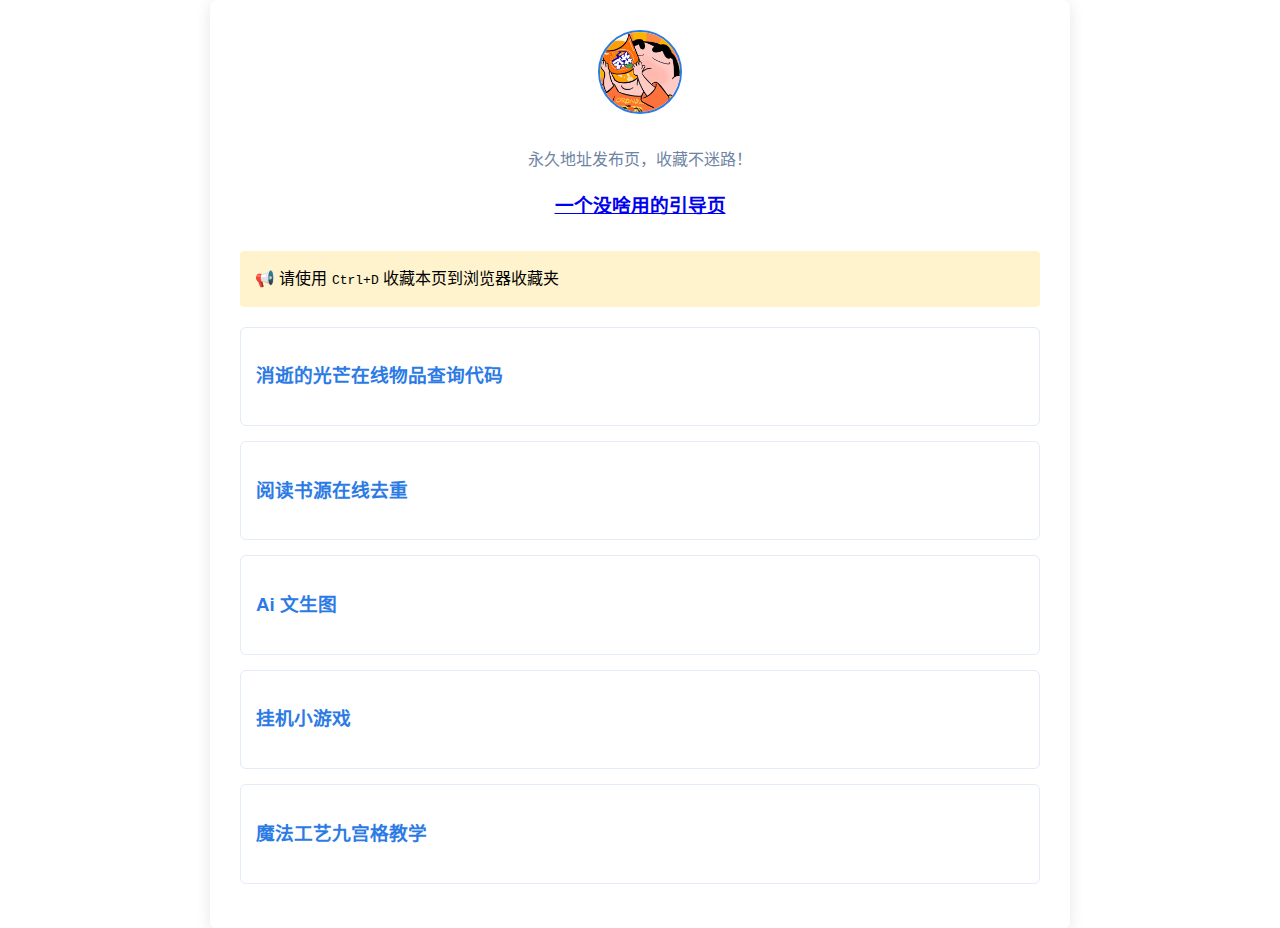
<file: index.html>
<!DOCTYPE html>
<html lang="zh-CN">
<head>
    <meta charset="UTF-8">
    <meta name="viewport" content="width=device-width, initial-scale=1.0">
    <link rel="icon" href="http://q1.qlogo.cn/g?b=qq&nk=2656864435&s=100" type="image/x-icon">
    <title>贪墨–个人引导页</title>
    <!-- 在样式表中添加以下内容 -->
    <style>
        :root {
            --primary-color: #2c7be5;
            --secondary-color: #6e84a3;
        }
        body {
            font-family: 'Segoe UI', Arial, sans-serif;
            line-height: 1.6;
            margin: 0;
            min-height: 100vh;
            background: url('/img/bj.jpg') no-repeat center center fixed;
            background-size: cover;
        }
        .container {
            max-width: 800px;
            margin: 0 auto;
            background: rgba(255, 255, 255, 0.95);
            padding: 30px;
            border-radius: 8px;
            box-shadow: 0 2px 15px rgba(0,0,0,0.1);
            position: relative;
            z-index: 1;
        }
        .header {
            text-align: center;
            margin-bottom: 30px;
        }
        .header img.avatar {
            width: 80px;
            height: 80px;
            border-radius: 50%;
            animation: rotate 8s linear infinite;
            margin: 0 auto 15px;
            border: 2px solid var(--primary-color);
        }
        @keyframes rotate {
            from { transform: rotate(0deg); }
            to { transform: rotate(360deg); }
        }
        .alert {
            background: #fff3cd;
            padding: 15px;
            border-radius: 4px;
            margin-bottom: 20px;
        }
        .link-card {
            border: 1px solid #e3ebf6;
            border-radius: 6px;
            padding: 15px;
            margin-bottom: 15px;
            transition: all 0.3s ease;
            background: rgba(255,255,255,0.8);
        }
        .link-card:hover {
            transform: translateY(-3px);
            box-shadow: 0 5px 15px rgba(0,0,0,0.1);
        }
        .link-card a {
            text-decoration: none;
            color: var(--primary-color);
            display: block;
        }
        .download-btn {
            display: inline-block;
            background: #00bf9c;
            color: white!important;
            padding: 12px 25px;
            border-radius: 25px;
            text-decoration: none;
            margin-top: 20px;
            transition: transform 0.2s;
        }
        .modal {
            display: none;
            position: fixed;
            z-index: 100;
            left: 0;
            top: 0;
            width: 100%;
            height: 100%;
            background-color: rgba(0,0,0,0.5);
        }
        .modal-content {
            background-color: #fefefe;
            margin: 10% auto;
            padding: 20px;
            border-radius: 8px;
            width: 80%;
            max-width: 600px;
            box-shadow: 0 4px 15px rgba(0,0,0,0.2);
        }
        .close-btn {
            color: #aaa;
            float: right;
            font-size: 28px;
            font-weight: bold;
            cursor: pointer;
        }
        .close-btn:hover {
            color: black;
        }
        .download-list {
            margin-top: 20px;
        }
        .download-item {
            padding: 12px;
            margin-bottom: 10px;
            border: 1px solid #e3ebf6;
            border-radius: 6px;
            transition: all 0.2s;
        }
        .download-item:hover {
            background-color: #f8f9fa;
            transform: translateY(-2px);
        }
        .download-item a {
            color: var(--primary-color);
            text-decoration: none;
            display: flex;
            align-items: center;
            justify-content: space-between;
        }
        .download-item a span.file-size {
            color: var(--secondary-color);
            font-size: 0.9em;
            margin-left: 10px;
        }
        .download-item a span.download-count {
            color: var(--secondary-color);
            font-size: 0.9em;
            margin-left: 15px;
        }
        .counter {
            text-align: center;
            margin-top: 30px;
            font-size: 1.2em;
            color: var(--secondary-color);
        }
        .counter span {
            font-weight: bold;
            color: var(--primary-color);
        }
        @media (max-width: 768px) {
            .container {
                margin: 10px;
                padding: 20px;
            }
            body {
                background-attachment: scroll;
            }
        }
    </style>
</head>
<body>
    <div class="container">
        <div class="header">
            <img src="/img/xz.gif" class="avatar" alt="头像">
            <p style="color: var(--secondary-color); margin-top:10px;">永久地址发布页，收藏不迷路！</p>
            <a href="https://tmo-minions.github.io/">
                <h3>一个没啥用的引导页</h3>
            </a>
        </div>

        <div class="alert">
            📢 请使用 <kbd>Ctrl+D</kbd> 收藏本页到浏览器收藏夹
        </div>

        <div class="link-card">
            <a href="/DL/index.html">
                <h3>消逝的光芒在线物品查询代码</h3>
            </a>
        </div>

        <div class="link-card">
            <a href="/Reading/index.html">
                <h3>阅读书源在线去重</h3>
            </a>
        </div>
        
        <div class="link-card">
            <a href="/DS/index.html">
                <h3>Ai 文生图</h3>
            </a>
        </div>

        <div class="link-card">
            <a href="/DS/GJ.html">
                <h3>挂机小游戏</h3>
            </a>
		</div>

        <div class="link-card">
            <a href="/DS/MF.html">
                <h3>魔法工艺九宫格教学</h3>
            </a>
		</div>
		
    </script>
</body>
</html>
</file>
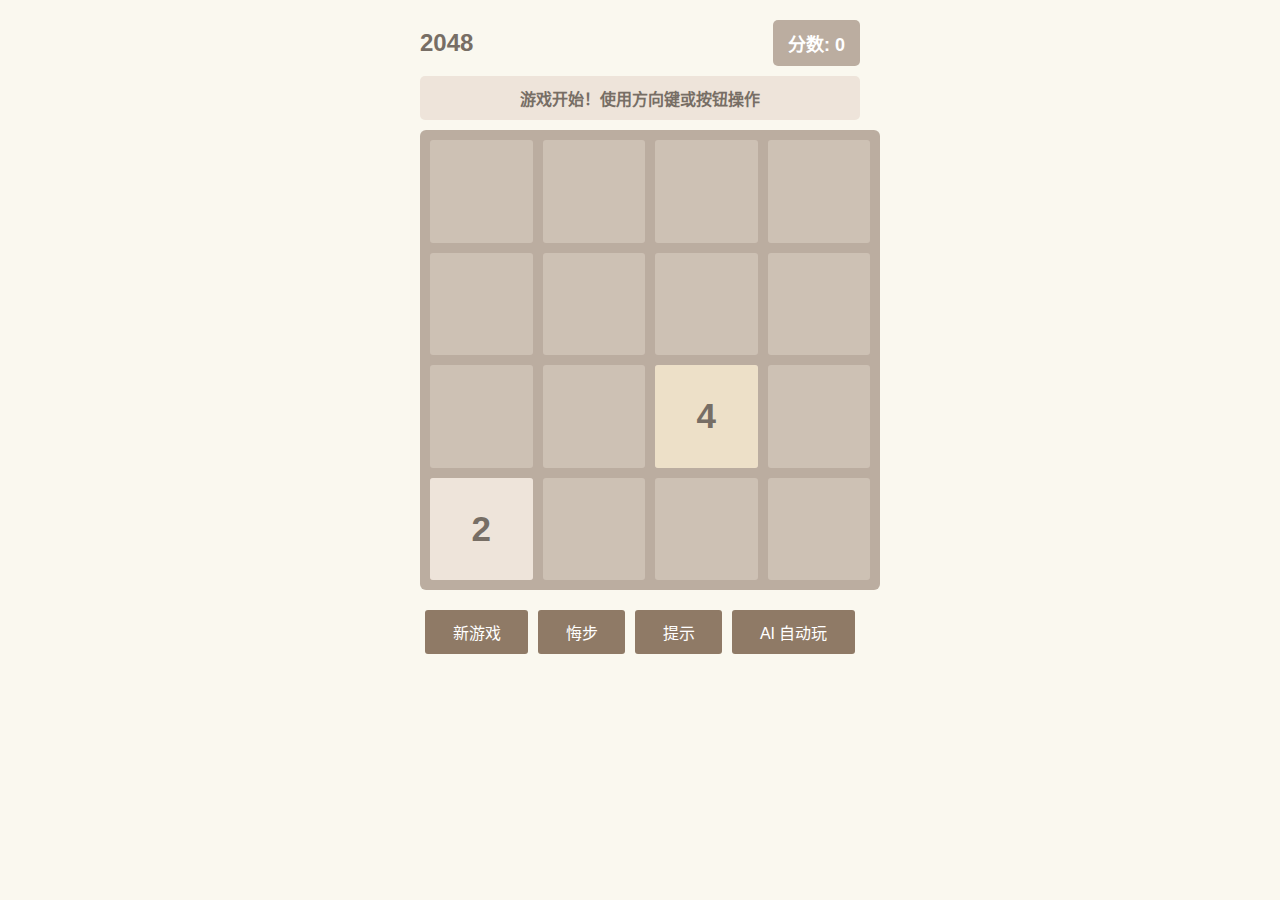
<file: 2048/index.html>
<!DOCTYPE html>
<html lang="zh-CN">
<head>
    <meta charset="UTF-8">
    <meta name="viewport" content="width=device-width, initial-scale=1.0, maximum-scale=1.0, user-scalable=no">
    <title>2048 游戏</title>
    <style>
        body {
            font-family: Arial, sans-serif;
            text-align: center;
            background-color: #faf8ef;
            margin: 0;
            padding: 10px;
            touch-action: manipulation;
        }
        .game-container {
            width: 100%;
            max-width: 460px;
            margin: 0 auto;
            padding: 10px;
            box-sizing: border-box;
        }
        .header {
            display: flex;
            justify-content: space-between;
            align-items: center;
            margin-bottom: 10px;
        }
        .title {
            font-size: 24px;
            font-weight: bold;
            color: #776e65;
        }
        .score-container {
            background-color: #bbada0;
            color: white;
            padding: 10px 15px;
            border-radius: 5px;
            font-weight: bold;
            font-size: 18px;
        }
        .grid {
            display: grid;
            grid-template-columns: repeat(4, 1fr);
            grid-gap: 10px;
            background-color: #bbada0;
            padding: 10px;
            border-radius: 6px;
            margin: 10px auto;
            width: 100%;
        }
        .cell {
            background-color: #cdc1b4;
            border-radius: 3px;
            position: relative;
            padding-bottom: 100%; /* 保持正方形 */
        }
        .tile {
            position: absolute;
            top: 0;
            left: 0;
            width: 100%;
            height: 100%;
            display: flex;
            justify-content: center;
            align-items: center;
            font-size: 35px;
            font-weight: bold;
            color: #776e65;
            border-radius: 3px;
        }
        .tile-2 { background-color: #eee4da; }
        .tile-4 { background-color: #ede0c8; }
        .tile-8 { background-color: #f2b179; color: #f9f6f2; }
        .tile-16 { background-color: #f59563; color: #f9f6f2; }
        .tile-32 { background-color: #f67c5f; color: #f9f6f2; }
        .tile-64 { background-color: #f65e3b; color: #f9f6f2; }
        .tile-128 { background-color: #edcf72; color: #f9f6f2; font-size: 30px; }
        .tile-256 { background-color: #edcc61; color: #f9f6f2; font-size: 30px; }
        .tile-512 { background-color: #edc850; color: #f9f6f2; font-size: 30px; }
        .tile-1024 { background-color: #edc53f; color: #f9f6f2; font-size: 25px; }
        .tile-2048 { background-color: #edc22e; color: #f9f6f2; font-size: 25px; }
        .controls {
            display: flex;
            justify-content: space-between;
            margin: 15px 0;
            flex-wrap: wrap;
        }
        button {
            background-color: #8f7a66;
            color: white;
            border: none;
            padding: 10px 15px;
            margin: 5px;
            border-radius: 3px;
            cursor: pointer;
            font-size: 16px;
            flex-grow: 1;
            min-width: 80px;
        }
        button:hover {
            background-color: #9f8b77;
        }
        .message {
            margin: 10px 0;
            padding: 10px;
            background-color: #eee4da;
            border-radius: 5px;
            color: #776e65;
            font-weight: bold;
            display: none;
        }
        @media (max-width: 600px) {
            .tile {
                font-size: 25px;
            }
            .tile-128, .tile-256, .tile-512 {
                font-size: 20px;
            }
            .tile-1024, .tile-2048 {
                font-size: 18px;
            }
            .controls {
                flex-direction: column;
            }
            button {
                width: 100%;
                margin: 5px 0;
            }
        }
    </style>
</head>
<body>
    <div class="game-container">
        <div class="header">
            <div class="title">2048</div>
            <div class="score-container">分数: <span id="score">0</span></div>
        </div>
        
        <div class="message" id="message"></div>
        
        <div class="grid" id="grid"></div>
        
        <div class="controls">
            <button id="new-game">新游戏</button>
            <button id="undo-move">悔步</button>
            <button id="hint">提示</button>
            <button id="ai-play">AI 自动玩</button>
        </div>
    </div>

    <script>
        // 游戏状态
        let grid = [];
        const GRID_SIZE = 4;
        let score = 0;
        let isAIplaying = false;
        let aiInterval;
        let gameHistory = [];
        const MAX_HISTORY = 10; // 最大悔步次数

        // 初始化游戏
        function initGame() {
            grid = Array(GRID_SIZE).fill().map(() => Array(GRID_SIZE).fill(0));
            score = 0;
            gameHistory = [];
            addRandomTile();
            addRandomTile();
            updateView();
            showMessage("游戏开始！使用方向键或按钮操作");
        }

        // 显示提示信息
        function showMessage(msg, duration = 2000) {
            const messageEl = document.getElementById('message');
            messageEl.textContent = msg;
            messageEl.style.display = 'block';
            if (duration > 0) {
                setTimeout(() => {
                    messageEl.style.display = 'none';
                }, duration);
            }
        }

        // 保存游戏状态到历史记录
        function saveToHistory() {
            if (gameHistory.length >= MAX_HISTORY) {
                gameHistory.shift();
            }
            gameHistory.push({
                grid: JSON.parse(JSON.stringify(grid)),
                score: score
            });
        }

        // 悔步功能
        function undoMove() {
            if (gameHistory.length > 0) {
                const lastState = gameHistory.pop();
                grid = lastState.grid;
                score = lastState.score;
                updateView();
                showMessage("已回退一步", 1000);
                return true;
            } else {
                showMessage("无法再回退", 1000);
                return false;
            }
        }

        // 添加随机数字块
        function addRandomTile() {
            saveToHistory();
            
            const emptyCells = [];
            for (let i = 0; i < GRID_SIZE; i++) {
                for (let j = 0; j < GRID_SIZE; j++) {
                    if (grid[i][j] === 0) {
                        emptyCells.push({i, j});
                    }
                }
            }
            
            if (emptyCells.length > 0) {
                const {i, j} = emptyCells[Math.floor(Math.random() * emptyCells.length)];
                grid[i][j] = Math.random() < 0.9 ? 2 : 4;
            }
        }

        // 更新视图
        function updateView() {
            const gridElement = document.getElementById('grid');
            gridElement.innerHTML = '';
            
            for (let i = 0; i < GRID_SIZE; i++) {
                for (let j = 0; j < GRID_SIZE; j++) {
                    const cell = document.createElement('div');
                    cell.className = 'cell';
                    
                    if (grid[i][j] !== 0) {
                        const tile = document.createElement('div');
                        tile.className = `tile tile-${grid[i][j]}`;
                        tile.textContent = grid[i][j];
                        cell.appendChild(tile);
                    }
                    
                    gridElement.appendChild(cell);
                }
            }
            
            document.getElementById('score').textContent = score;
            document.title = `2048 - 分数: ${score}`;
        }

        // 移动数字块
        function move(direction) {
            let moved = false;
            const oldGrid = JSON.parse(JSON.stringify(grid));
            
            if (direction === 'left') {
                for (let i = 0; i < GRID_SIZE; i++) {
                    const row = grid[i].filter(val => val !== 0);
                    for (let j = 0; j < row.length - 1; j++) {
                        if (row[j] === row[j + 1]) {
                            row[j] *= 2;
                            score += row[j];
                            row.splice(j + 1, 1);
                        }
                    }
                    while (row.length < GRID_SIZE) row.push(0);
                    if (JSON.stringify(grid[i]) !== JSON.stringify(row)) {
                        moved = true;
                        grid[i] = row;
                    }
                }
            } else if (direction === 'right') {
                for (let i = 0; i < GRID_SIZE; i++) {
                    const row = grid[i].filter(val => val !== 0);
                    for (let j = row.length - 1; j > 0; j--) {
                        if (row[j] === row[j - 1]) {
                            row[j] *= 2;
                            score += row[j];
                            row.splice(j - 1, 1);
                            j--;
                        }
                    }
                    while (row.length < GRID_SIZE) row.unshift(0);
                    if (JSON.stringify(grid[i]) !== JSON.stringify(row)) {
                        moved = true;
                        grid[i] = row;
                    }
                }
            } else if (direction === 'up') {
                for (let j = 0; j < GRID_SIZE; j++) {
                    let column = [];
                    for (let i = 0; i < GRID_SIZE; i++) {
                        if (grid[i][j] !== 0) column.push(grid[i][j]);
                    }
                    for (let i = 0; i < column.length - 1; i++) {
                        if (column[i] === column[i + 1]) {
                            column[i] *= 2;
                            score += column[i];
                            column.splice(i + 1, 1);
                        }
                    }
                    while (column.length < GRID_SIZE) column.push(0);
                    
                    for (let i = 0; i < GRID_SIZE; i++) {
                        if (grid[i][j] !== column[i]) {
                            moved = true;
                            grid[i][j] = column[i];
                        }
                    }
                }
            } else if (direction === 'down') {
                for (let j = 0; j < GRID_SIZE; j++) {
                    let column = [];
                    for (let i = 0; i < GRID_SIZE; i++) {
                        if (grid[i][j] !== 0) column.push(grid[i][j]);
                    }
                    for (let i = column.length - 1; i > 0; i--) {
                        if (column[i] === column[i - 1]) {
                            column[i] *= 2;
                            score += column[i];
                            column.splice(i - 1, 1);
                            i--;
                        }
                    }
                    while (column.length < GRID_SIZE) column.unshift(0);
                    
                    for (let i = 0; i < GRID_SIZE; i++) {
                        if (grid[i][j] !== column[i]) {
                            moved = true;
                            grid[i][j] = column[i];
                        }
                    }
                }
            }
            
            if (moved) {
                addRandomTile();
                updateView();
                
                if (isGameOver()) {
                    setTimeout(() => {
                        alert(`游戏结束! 最终分数: ${score}`);
                        if (isAIplaying) stopAI();
                    }, 100);
                }
            } else {
                showMessage("无法向这个方向移动", 800);
            }
            
            return moved;
        }

        // 检查游戏是否结束
        function isGameOver() {
            for (let i = 0; i < GRID_SIZE; i++) {
                for (let j = 0; j < GRID_SIZE; j++) {
                    if (grid[i][j] === 0) return false;
                }
            }
            
            for (let i = 0; i < GRID_SIZE; i++) {
                for (let j = 0; j < GRID_SIZE; j++) {
                    if (j < GRID_SIZE - 1 && grid[i][j] === grid[i][j + 1]) return false;
                    if (i < GRID_SIZE - 1 && grid[i][j] === grid[i + 1][j]) return false;
                }
            }
            
            return true;
        }

        // 提示功能
        function getHint() {
            const directions = ['up', 'right', 'down', 'left'];
            const directionNames = ['上', '右', '下', '左'];
            
            for (const dir of directions) {
                const gridCopy = JSON.parse(JSON.stringify(grid));
                const scoreCopy = score;
                
                if (move(dir)) {
                    // 检查这个移动是否能合并方块
                    let hasMerge = false;
                    for (let i = 0; i < GRID_SIZE; i++) {
                        for (let j = 0; j < GRID_SIZE; j++) {
                            if (grid[i][j] !== gridCopy[i][j] && grid[i][j] === gridCopy[i][j] * 2) {
                                hasMerge = true;
                                break;
                            }
                        }
                        if (hasMerge) break;
                    }
                    
                    // 回退移动
                    grid = gridCopy;
                    score = scoreCopy;
                    updateView();
                    
                    if (hasMerge) {
                        const dirName = directionNames[directions.indexOf(dir)];
                        showMessage(`建议向${dirName}移动可以合并方块`, 2000);
                        return dir;
                    }
                }
            }
            
            // 如果没有合并机会，建议能移动的方向
            for (const dir of directions) {
                const gridCopy = JSON.parse(JSON.stringify(grid));
                const scoreCopy = score;
                
                if (move(dir)) {
                    grid = gridCopy;
                    score = scoreCopy;
                    updateView();
                    
                    const dirName = directionNames[directions.indexOf(dir)];
                    showMessage(`可以尝试向${dirName}移动`, 2000);
                    return dir;
                }
            }
            
            showMessage("没有有效的移动方向", 1000);
            return null;
        }

        // AI算法
        function getBestMove() {
            function evaluate(gridState) {
                let emptyCells = 0;
                let smoothness = 0;
                let maxValue = 0;
                let cornerValue = 0;
                
                // 找到最大值和角落值
                maxValue = Math.max(...gridState.flat());
                
                for (let i = 0; i < GRID_SIZE; i++) {
                    for (let j = 0; j < GRID_SIZE; j++) {
                        if (gridState[i][j] === 0) {
                            emptyCells++;
                        } else if (i === 0 && j === 0) {
                            // 左上角价值最高
                            cornerValue += Math.log2(gridState[i][j]) * 10;
                        }
                    }
                }
                
                // 优化权重参数
                const emptyWeight = 10.0;
                const smoothWeight = 0.1;
                const cornerWeight = 5.0;
                
                return emptyCells * emptyWeight + 
                       smoothness * smoothWeight + 
                       cornerValue * cornerWeight;
            }
            
            const directions = ['up', 'right', 'down', 'left'];
            let bestScore = -Infinity;
            let bestMove = null;
            
            for (const dir of directions) {
                const gridCopy = JSON.parse(JSON.stringify(grid));
                const scoreCopy = score;
                
                if (move(dir)) {
                    const currentScore = evaluate(grid);
                    
                    if (currentScore > bestScore) {
                        bestScore = currentScore;
                        bestMove = dir;
                    }
                    
                    grid = JSON.parse(JSON.stringify(gridCopy));
                    score = scoreCopy;
                }
            }
            
            return bestMove || 'up';
        }

        // AI 自动玩游戏
        function startAI() {
            isAIplaying = true;
            document.getElementById('ai-play').textContent = '停止 AI';
            showMessage("AI正在自动玩游戏...", 0);
            
            function aiMove() {
                if (!isAIplaying) return;
                
                const bestMove = getBestMove();
                move(bestMove);
                
                if (!isGameOver()) {
                    aiInterval = setTimeout(aiMove, 200);
                } else {
                    stopAI();
                }
            }
            
            aiMove();
        }

        // 停止AI
        function stopAI() {
            isAIplaying = false;
            clearTimeout(aiInterval);
            document.getElementById('ai-play').textContent = 'AI 自动玩';
            showMessage("AI已停止", 1000);
        }

        // 触摸事件处理
        let touchStartX = 0;
        let touchStartY = 0;
        
        document.addEventListener('touchstart', (e) => {
            if (isAIplaying) return;
            touchStartX = e.touches[0].clientX;
            touchStartY = e.touches[0].clientY;
        }, {passive: true});
        
        document.addEventListener('touchend', (e) => {
            if (isAIplaying) return;
            
            const touchEndX = e.changedTouches[0].clientX;
            const touchEndY = e.changedTouches[0].clientY;
            
            const dx = touchEndX - touchStartX;
            const dy = touchEndY - touchStartY;
            
            // 确定滑动方向
            if (Math.abs(dx) > Math.abs(dy)) {
                if (dx > 50) {
                    move('right');
                } else if (dx < -50) {
                    move('left');
                }
            } else {
                if (dy > 50) {
                    move('down');
                } else if (dy < -50) {
                    move('up');
                }
            }
        }, {passive: true});

        // 键盘控制
        document.addEventListener('keydown', (e) => {
            if (isAIplaying) return;
            
            switch (e.key) {
                case 'ArrowLeft': move('left'); break;
                case 'ArrowRight': move('right'); break;
                case 'ArrowUp': move('up'); break;
                case 'ArrowDown': move('down'); break;
            }
        });

        // 按钮事件
        document.getElementById('new-game').addEventListener('click', () => {
            if (isAIplaying) stopAI();
            initGame();
        });

        document.getElementById('undo-move').addEventListener('click', () => {
            if (isAIplaying) {
                showMessage("请先停止AI", 1000);
            } else {
                undoMove();
            }
        });

        document.getElementById('hint').addEventListener('click', () => {
            if (isAIplaying) {
                showMessage("请先停止AI", 1000);
            } else {
                getHint();
            }
        });

        document.getElementById('ai-play').addEventListener('click', () => {
            if (isAIplaying) {
                stopAI();
            } else {
                startAI();
            }
        });

        // 初始化游戏
        initGame();
    </script>
</body>
</html>
</file>
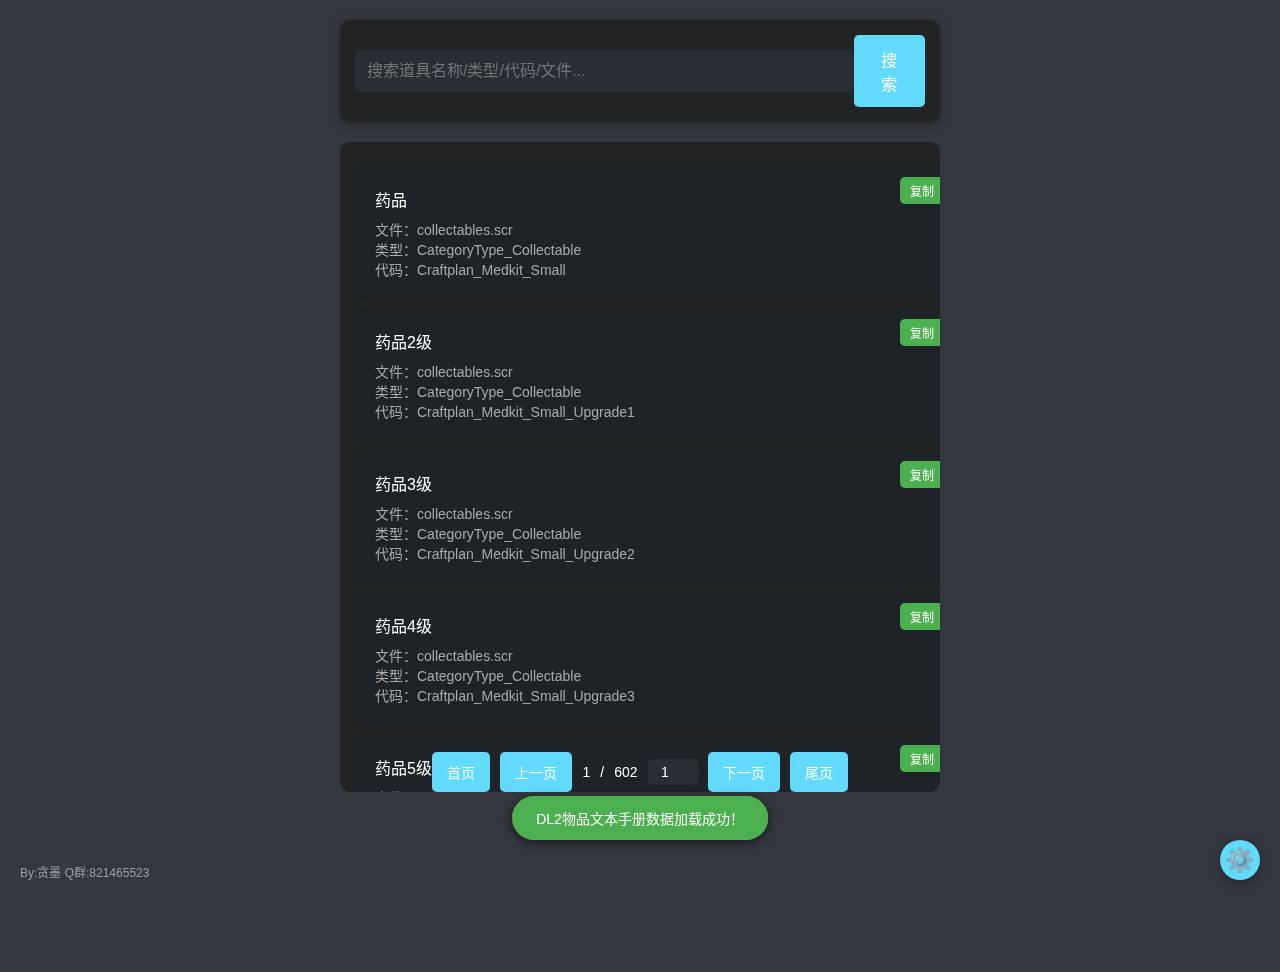
<file: DL/index.html>
<!DOCTYPE html>
<html lang="zh-CN" data-theme>
<head>
    <meta charset="UTF-8">
    <meta name="viewport" content="width=device-width, initial-scale=1.0">
    <title>哈兰物品查询手册 - By：贪墨</title>
    <link rel="icon" href="favicon.ico" type="image/x-icon">
    <link rel="stylesheet" href="styles.css">
</head>
<body>
    <div class="container">
        <div class="search-box">
            <div class="input-wrapper">
                <input type="text" id="searchInput" placeholder="搜索道具名称/类型/代码/文件...">
                <span class="clear-btn" onclick="clearSearch()">×</span>
            </div>
            <button class="search-btn" onclick="searchItems()">搜索</button>
        </div>
        <div class="load-status" id="loadStatus">已加载 0 个道具</div>
        <div id="results"></div>
        <div class="pagination" id="pagination">
            <button onclick="goToPage(1)">首页</button>
            <button onclick="goToPage(currentPage - 1)">上一页</button>
            <span id="currentPage">1</span>
            <span>/</span>
            <span id="totalPages">1</span>
            <input type="number" id="pageInput" min="1" oninput="updatePageInput()" onkeydown="handlePageInputKeydown(event)">
            <button onclick="goToPage(currentPage + 1)">下一页</button>
            <button onclick="goToPage(totalPages)">尾页</button>
        </div>
    </div>
    <div class="footer"></div>

    <script src="scripts.js"></script>
</body>
</html>
</file>
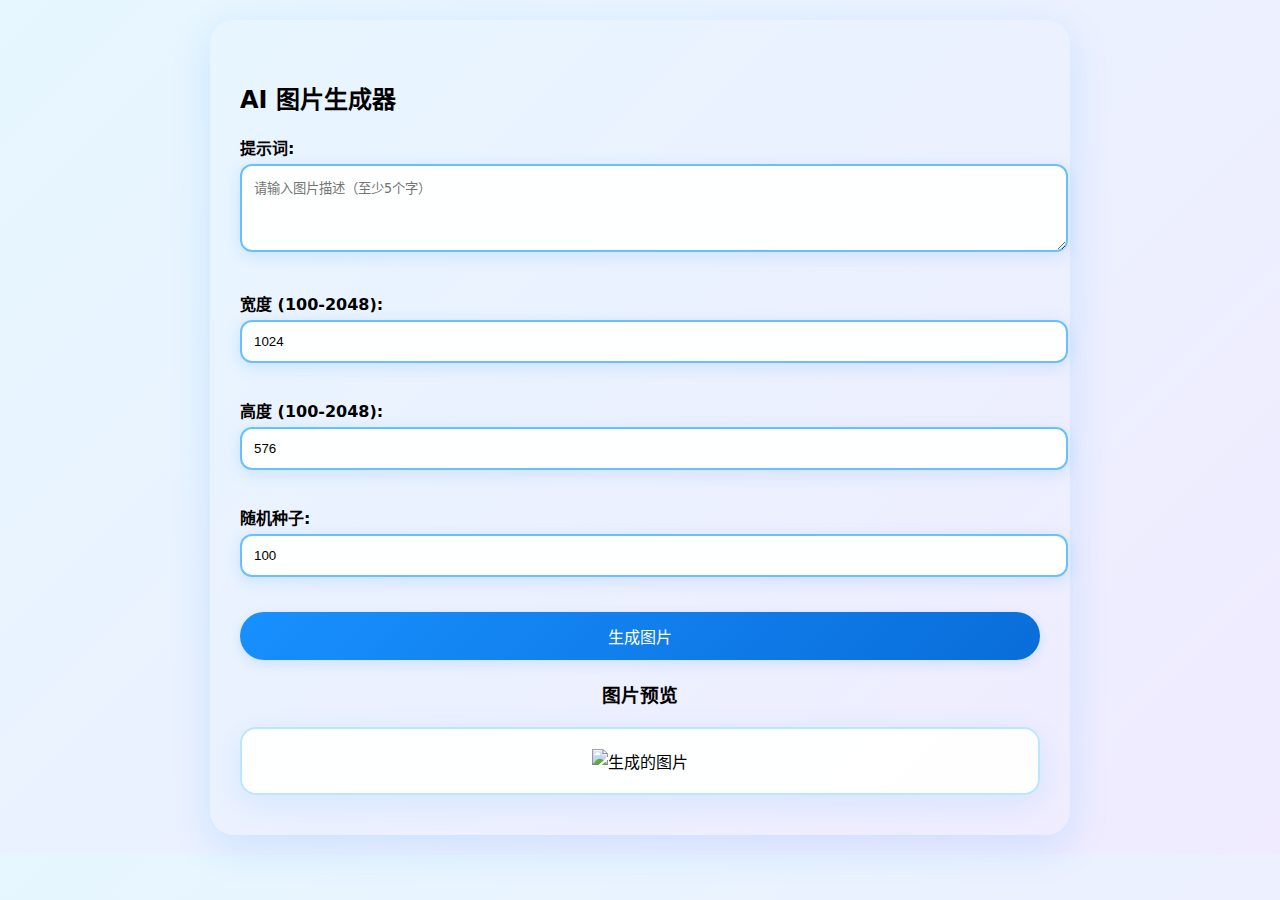
<file: DS/index.html>
<!DOCTYPE html>
<html lang="zh-CN">
<head>
    <meta charset="UTF-8">
    <title>AI 文生图工具</title>
    <style>
        :root {
            --primary-color: #1890ff;
            --error-color: #ff4d4f;
            --shadow-color: rgba(24,144,255,0.15);
            --border-radius: 12px;
        }

        body {
            max-width: 800px;
            margin: 20px auto;
            padding: 40px 30px;
            font-family: system-ui, -apple-system, sans-serif;
            background: linear-gradient(135deg, #e6f7ff 0%, #f0ebff 100%);
            border-radius: 24px;
            box-shadow: 0 12px 40px var(--shadow-color);
        }

        .control-group {
            margin-bottom: 20px;
        }

        label {
            display: block;
            margin-bottom: 5px;
            font-weight: bold;
        }

        input[type="text"],
        input[type="number"],
        textarea {
            width: 100%;
            padding: 12px;
            margin-bottom: 15px;
            border: 2px solid #69c0ff;
            border-radius: var(--border-radius);
            background: rgba(255,255,255,0.95);
            box-shadow: 0 4px 16px var(--shadow-color);
            transition: all 0.3s cubic-bezier(0.34, 1.56, 0.64, 1);
        }

        button {
            color: white;
            padding: 12px 24px;
            border: none;
            border-radius: 25px;
            cursor: pointer;
            font-size: 16px;
            width: 100%;
            transition: all 0.2s;
        }

        #generateBtn {
            background: linear-gradient(135deg, var(--primary-color), #096dd9);
            box-shadow: 0 4px 12px var(--shadow-color);
        }

        #downloadBtn {
            background: linear-gradient(135deg, #52c41a, #389e0d);
            display: none;
            margin-top: 15px;
        }

        button:not(:disabled):hover {
            transform: translateY(-2px);
            box-shadow: 0 6px 16px rgba(24,144,255,0.4);
        }

        button:disabled {
            background: #d9d9d9;
            cursor: not-allowed;
            opacity: 0.7;
        }

        #preview {
            margin-top: 20px;
            text-align: center;
        }

        #imageContainer {
            max-width: 100%;
            margin-top: 20px;
            border: 2px solid #bae7ff;
            padding: 20px;
            border-radius: 16px;
            background: rgba(255,255,255,0.95);
            box-shadow: 0 8px 32px rgba(24,144,255,0.1);
            transition: transform 0.3s ease;
        }

        #loading {
            display: none;
            color: var(--primary-color);
            text-align: center;
            padding: 15px;
            font-weight: bold;
        }

        .error {
            color: var(--error-color);
            padding: 10px;
            margin: 10px 0;
            border-radius: var(--border-radius);
            display: none;
        }
    </style>
</head>
<body>
    <h2>AI 图片生成器</h2>
    <div class="error" id="errorMsg"></div>

    <div class="control-group">
        <label for="prompt">提示词:</label>
        <textarea id="prompt" placeholder="请输入图片描述（至少5个字）" rows="4" required></textarea>
    </div>

    <div class="control-group">
        <label for="width">宽度 (100-2048):</label>
        <input type="number" id="width" value="1024" min="100" max="2048" required>
    </div>

    <div class="control-group">
        <label for="height">高度 (100-2048):</label>
        <input type="number" id="height" value="576" min="100" max="2048" required>
    </div>

    <div class="control-group">
        <label for="seed">随机种子:</label>
        <input type="number" id="seed" value="100" min="0" required>
    </div>

    <button id="generateBtn" onclick="generateImage()">生成图片</button>
    <div id="loading">图片生成中，请稍候...</div>

    <div id="preview">
        <h3>图片预览</h3>
        <div id="imageContainer">
            <img id="generatedImage" alt="生成的图片" style="max-width: 100%">
            <button id="downloadBtn">⬇ 下载图片</button>
        </div>
    </div>

    <script>
        async function generateImage() {
            const btn = document.getElementById('generateBtn');
            const loading = document.getElementById('loading');
            const errorMsg = document.getElementById('errorMsg');
            const downloadBtn = document.getElementById('downloadBtn');
            
            try {
                errorMsg.style.display = 'none';
                btn.disabled = true;
                loading.style.display = 'block';
                downloadBtn.style.display = 'none';

                const prompt = document.getElementById('prompt').value.trim();
                const widthInput = document.getElementById('width');
                const heightInput = document.getElementById('height');
                const seedInput = document.getElementById('seed');

                if (!prompt || prompt.length < 5) {
                    showError('提示词至少需要5个字符');
                    return;
                }

                const width = Math.min(Math.max(parseInt(widthInput.value), 100), 2048);
                const height = Math.min(Math.max(parseInt(heightInput.value), 100), 2048);
                let seed = parseInt(seedInput.value) || 0;

                widthInput.value = width;
                heightInput.value = height;
                seedInput.value = ++seed;

                const params = new URLSearchParams({
                    width: width,
                    height: height,
                    seed: seed,
                    model: 'flux',
                    nologo: true
                });
                
                const imageUrl = `https://image.pollinations.ai/prompt/${encodeURIComponent(prompt)}?${params}`;

                await loadImage(imageUrl);
                document.getElementById('generatedImage').src = imageUrl;
                downloadBtn.style.display = 'block';
                downloadBtn.onclick = () => downloadImage(imageUrl, prompt);
                
            } catch (error) {
                showError(`生成失败: ${error.message}`);
            } finally {
                btn.disabled = false;
                loading.style.display = 'none';
            }
        }

        async function downloadImage(url, prompt) {
            try {
                const response = await fetch(url);
                if (!response.ok) throw new Error('服务器响应异常');
                
                const blob = await response.blob();
                const filename = generateFileName(prompt);
                
                const link = document.createElement('a');
                const objectURL = URL.createObjectURL(blob);
                
                link.href = objectURL;
                link.download = filename;
                link.style.display = 'none';
                
                document.body.appendChild(link);
                link.click();
                
                // 清理资源
                setTimeout(() => {
                    document.body.removeChild(link);
                    URL.revokeObjectURL(objectURL);
                }, 100);
                
            } catch (error) {
                showError(`下载失败: ${error.message}`);
            }
        }

        function loadImage(url) {
            return new Promise((resolve, reject) => {
                const img = new Image();
                img.onload = () => resolve(img);
                img.onerror = () => reject(new Error('图片加载失败，请检查网络连接或提示词'));
                img.src = url;
            });
        }

        function generateFileName(prompt) {
            const cleanPrompt = prompt
                .substring(0, 30)
                .replace(/[^a-zA-Z0-9\u4e00-\u9fa5]/g, '_')
                .replace(/_+/g, '_');
            return `AI_${cleanPrompt}_${Date.now()}.png`;
        }

        function showError(message) {
            const errorMsg = document.getElementById('errorMsg');
            errorMsg.textContent = message;
            errorMsg.style.display = 'block';
            setTimeout(() => errorMsg.style.display = 'none', 3000);
        }
    </script>
</body>
</html>
</file>
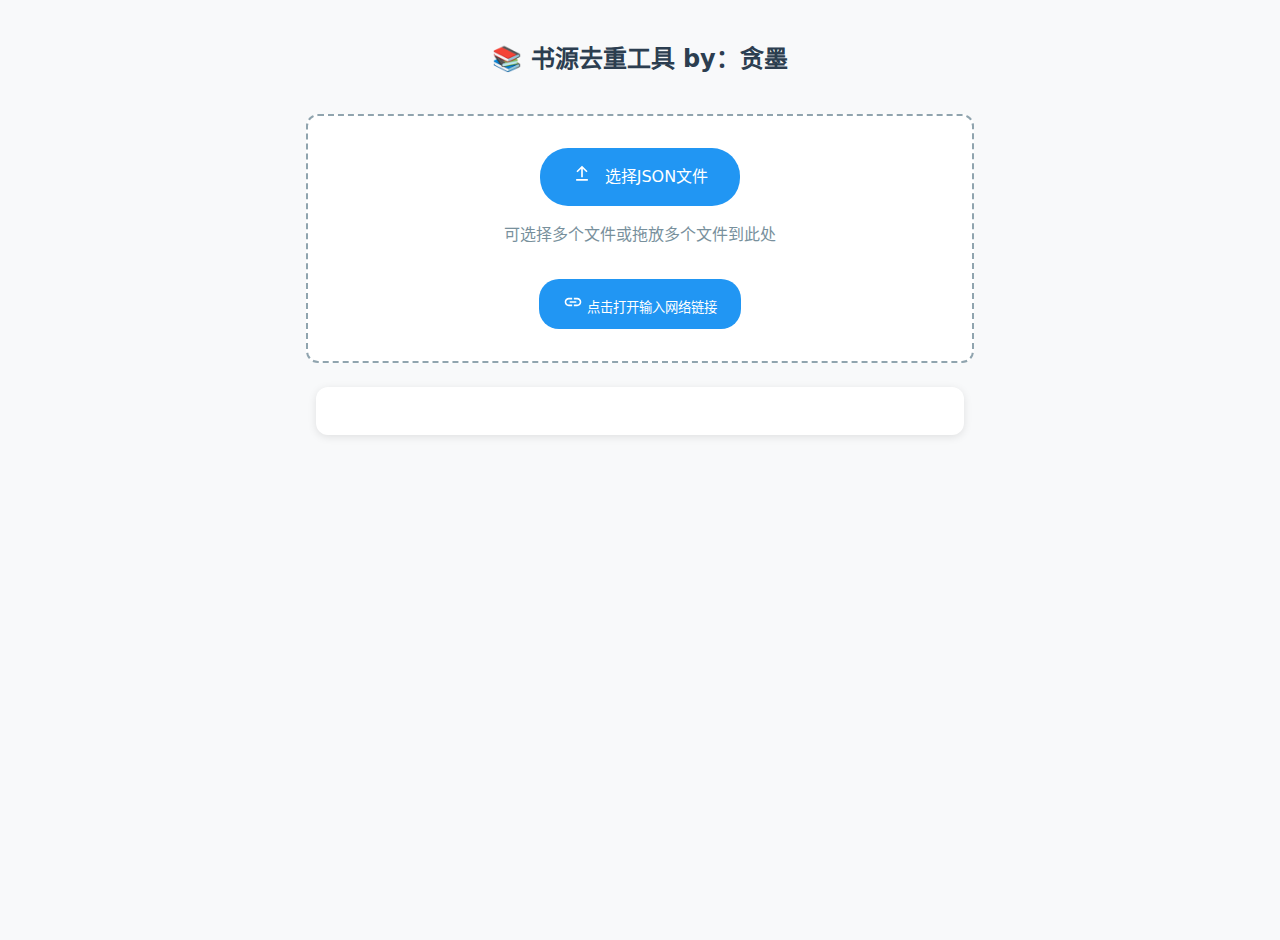
<file: Reading/index.html>
<!DOCTYPE html>
<html lang="zh-CN">
<head>
    <meta charset="UTF-8">
    <meta name="viewport" content="width=device-width, initial-scale=1.0, maximum-scale=1.0, user-scalable=no">
    <title>阅读书源去重 By：贪墨</title>
    <style>
        :root {
            --primary-color: #2196F3;
            --success-color: #4CAF50;
            --error-color: #f44336;
        }
        body {
            font-family: system-ui;
            min-height: 100vh;
            display: flex;
            flex-direction: column;
            padding: 20px 15px;
            margin: 0 auto;
            line-height: 1.6;
            background: #f8f9fa;
        }
        main {
            flex: 1;
            width: 100%;
            max-width: 800px;
            margin: 0 auto;
        }
        h2 {
            text-align: center;
            color: #2c3e50;
            margin-bottom: 1.5em;
        }
        .upload-area {
            border: 2px dashed #90A4AE;
            border-radius: 12px;
            padding: 2rem;
            text-align: center;
            margin: 1rem auto;
            width: 90%;
            max-width: 600px;
            transition: all 0.3s;
            background: white;
        }
        .upload-area.dragover {
            border-color: var(--primary-color);
            background: #E3F2FD;
            transform: scale(0.98);
        }
        #fileInput {
            display: none;
        }
        .upload-button {
            background: var(--primary-color);
            color: white;
            padding: 1rem 2rem;
            border-radius: 28px;
            cursor: pointer;
            display: inline-flex;
            gap: 0.8rem;
            transition: transform 0.2s;
            border: none;
            font-size: 1rem;
        }
        #resultArea {
            margin-top: 1.5rem;
            padding: 1.5rem;
            background: white;
            border-radius: 12px;
            box-shadow: 0 2px 8px rgba(0,0,0,0.1);
            width: 90%;
            max-width: 600px;
            margin-left: auto;
            margin-right: auto;
        }
        .stats {
            display: grid;
            grid-template-columns: repeat(2, 1fr);
            gap: 1rem;
            margin: 1.5rem 0;
        }
        .stat-item {
            padding: 1.2rem;
            border-radius: 8px;
            background: #fff;
            box-shadow: 0 2px 4px rgba(0,0,0,0.05);
            text-align: center;
        }
        .download-btn {
            background: var(--success-color);
            color: white;
            padding: 1rem 2rem;
            border-radius: 28px;
            text-decoration: none;
            display: inline-flex;
            gap: 0.8rem;
            width: fit-content;
            margin: 1.5rem auto 0;
        }
        .error-box {
            color: var(--error-color);
            padding: 1rem;
            background: #FFEBEE;
            border-radius: 8px;
            margin-top: 1.5rem;
        }
        .url-input-area {
            margin: 1rem auto;
            width: 90%;
            max-width: 600px;
            display: flex;
            gap: 0.8rem;
        }
        .url-input {
            flex: 1;
            padding: 0.8rem;
            border: 1px solid #90A4AE;
            border-radius: 8px;
            font-size: 1rem;
        }
        .url-button {
            background: var(--primary-color);
            color: white;
            padding: 0.8rem 1.5rem;
            border-radius: 20px;
            cursor: pointer;
            border: none;
            transition: opacity 0.2s;
        }
        .url-button:hover {
            opacity: 0.9;
        }
        .modal {
            display: none;
            position: fixed;
            z-index: 1000;
            left: 0;
            top: 0;
            width: 100%;
            height: 100%;
            background-color: rgba(0,0,0,0.5);
        }
        .modal-content {
            background-color: white;
            margin: 10% auto;
            padding: 20px;
            border-radius: 12px;
            width: 80%;
            max-width: 500px;
            box-shadow: 0 4px 16px rgba(0,0,0,0.2);
            position: relative;
        }
        .close {
            position: absolute;
            right: 20px;
            top: 15px;
            color: #aaa;
            font-size: 28px;
            font-weight: bold;
            cursor: pointer;
        }
        .close:hover {
            color: black;
        }
        .modal-content h3 {
            margin-top: 5px;
            margin-bottom: 15px;
            font-size: 18px;
            color: #333;
        }
        textarea#jsonUrls {
            width: 100%;
            height: 120px;
            padding: 10px;
            margin: 15px 0;
            border: 1px solid #90A4AE;
            border-radius: 8px;
            resize: vertical;
            font-family: inherit;
            box-sizing: border-box;
        }
        @media (max-width: 480px) {
            .upload-area { padding: 1.5rem; }
            .stat-item { padding: 0.8rem; }
        }
    </style>
</head>
<body>
    <main>
        <h2>📚 书源去重工具 by：贪墨</h2>
        
        <div class="upload-area" id="dropZone">
            <input type="file" id="fileInput" accept=".json" multiple>
            <label for="fileInput" class="upload-button">
                <svg width="20" height="20" viewBox="0 0 24 24" fill="white">
                    <path d="M5 20h14v-2H5v2zm7-18L5.33 8.67 6.67 10 11 5.67V16h2V5.67l4.33 4.34 1.34-1.33L12 2z"/>
                </svg>
                选择JSON文件
            </label>
            <p style="margin-top:1rem; color:#78909C;">可选择多个文件或拖放多个文件到此处</p>
            
            <button class="url-button" id="showUrlModalBtn" style="margin-top:1rem;">
                <svg width="20" height="20" viewBox="0 0 24 24" fill="white">
                    <path d="M3.9 12c0-1.71 1.39-3.1 3.1-3.1h4V7H7c-2.76 0-5 2.24-5 5s2.24 5 5 5h4v-1.9H7c-1.71 0-3.1-1.39-3.1-3.1zM8 13h8v-2H8v2zm9-6h-4v1.9h4c1.71 0 3.1 1.39 3.1 3.1s-1.39 3.1-3.1 3.1h-4V17h4c2.76 0 5-2.24 5-5s-2.24-5-5-5z"/>
                </svg>
                点击打开输入网络链接
            </button>
        </div>

        <div id="urlModal" class="modal">
            <div class="modal-content">
                <span class="close">×</span>
                <h3>输入JSON文件网络地址</h3>
                <textarea id="jsonUrls" placeholder="输入一个或多个JSON文件网址，每行一个"></textarea>
                <button class="url-button" onclick="processUrls()" style="background:#2196F3; border-radius:28px; padding:0.8rem 1.5rem; margin-top:10px;">开始处理</button>
            </div>
        </div>

        <div id="resultArea"></div>
    </main>

    <script>
        const emojiRegex = /[\p{Emoji}\u{200B}-\u{200D}\u{FEFF}]/gu;

        const cleanEmojis = (str) => {
            return typeof str === 'string' ? 
                str.replace(emojiRegex, '')
                  .replace(/\s{2,}/g, ' ')
                  .trim() : str;
        };

        const deduplicate = (data) => {
            const domainMap = new Map();
            const validSources = [];
            const errors = [];

            data.forEach((source, index) => {
                try {
                    const cleanedSource = {
                        ...source,
                        bookSourceUrl: cleanEmojis(source.bookSourceUrl),
                        bookSourceName: cleanEmojis(source.bookSourceName)
                    };

                    const url = new URL(cleanedSource.bookSourceUrl);
                    const domain = url.hostname.replace(/^www\./i, '');
                    if (!domainMap.has(domain)) {
                        domainMap.set(domain, true);
                        validSources.push(cleanedSource);
                    }
                } catch {
                    errors.push(`行 ${index + 1}: 无效URL - ${source.bookSourceUrl}`);
                }
            });

            const date = new Date();
            const dateString = `${date.getFullYear()}-${date.getMonth()+1}-${date.getDate()}`;
            const processedData = validSources.map(item => ({
                ...item,
                bookSourceComment: "By：Tom",
                bookSourceGroup: `✔️${dateString}检验去重（优质${validSources.length}）`
            }));

            return {
                result: processedData,
                stats: {
                    total: data.length,
                    duplicates: data.length - validSources.length,
                    errors: errors.length
                },
                errors
            };
        };

        const processFiles = async (files) => {
            const resultArea = document.getElementById('resultArea');
            resultArea.innerHTML = `<div class="stat-item">正在处理文件...</div>`;
            
            let allData = [];
            let failedFiles = [];
            
            for (const file of files) {
                try {
                    const fileData = await readFileAsJson(file);
                    if (Array.isArray(fileData)) {
                        allData = allData.concat(fileData);
                    } else {
                        failedFiles.push(`${file.name} - 不是有效的JSON数组`);
                    }
                } catch (err) {
                    failedFiles.push(`${file.name} - ${err.message}`);
                }
            }
            
            if (allData.length === 0) {
                resultArea.innerHTML = `<div class="error-box">所有文件都处理失败</div>`;
                return;
            }
            
            const { result, stats, errors } = deduplicate(allData);
            
            const blob = new Blob([JSON.stringify(result, null, 2)], {type: 'application/json'});
            const url = URL.createObjectURL(blob);
            
            let resultHTML = `
                <div class="stats">
                    <div class="stat-item">
                        <div>原始数量</div>
                        <div style="font-size:1.5em;">${stats.total}</div>
                    </div>
                    <div class="stat-item">
                        <div>重复数量</div>
                        <div style="color:${stats.duplicates ? 'var(--error-color)' : '#4CAF50'};font-size:1.5em;">
                            ${stats.duplicates}
                        </div>
                    </div>
                    <div class="stat-item">
                        <div>有效数量</div>
                        <div style="font-size:1.5em;">${result.length}</div>
                    </div>
                    <div class="stat-item">
                        <div>错误条目</div>
                        <div style="color:${stats.errors ? 'var(--error-color)' : '#4CAF50'};font-size:1.5em;">
                            ${stats.errors}
                        </div>
                    </div>
                </div>`;
            
            if (failedFiles.length) {
                resultHTML += `
                <div class="error-box">
                    <strong>有 ${failedFiles.length} 个文件处理失败:</strong>
                    <div style="margin-top:0.8rem;">
                        ${failedFiles.slice(0,3).join('<br>')}
                        ${failedFiles.length > 3 ? '<br>...更多错误详见控制台' : ''}
                    </div>
                </div>`;
            }
            
            if (errors.length) {
                resultHTML += `
                <div class="error-box">
                    <strong>发现 ${errors.length} 个错误:</strong>
                    <div style="margin-top:0.8rem;">
                        ${errors.slice(0,3).join('<br>')}
                        ${errors.length > 3 ? '<br>...更多错误详见控制台' : ''}
                    </div>
                </div>`;
            }
            
            resultHTML += `
                <a href="${url}" download="merged_sources_out.json" 
                   class="download-btn">
                    <svg width="20" height="20" viewBox="0 0 24 24" fill="white">
                        <path d="M19 13v5a2 2 0 0 1-2 2H6a2 2 0 0 1-2-2v-5l-1.3-1.3a1 1 0 0 1 1.4-1.4l2.9 2.9V6a1 1 0 1 1 2 0v7.2l2.9-2.9a1 1 0 1 1 1.4 1.4L19 13z"/>
                    </svg>
                    下载去重文件
                </a>
            `;
            
            resultArea.innerHTML = resultHTML;
            if(errors.length) console.warn('完整错误列表:', errors);
            if(failedFiles.length) console.warn('处理失败的文件:', failedFiles);
        };

        const readFileAsJson = (file) => {
            return new Promise((resolve, reject) => {
                const reader = new FileReader();
                reader.onload = (e) => {
                    try {
                        const data = JSON.parse(e.target.result);
                        resolve(data);
                    } catch (err) {
                        reject(new Error('JSON解析错误'));
                    }
                };
                reader.onerror = () => reject(new Error('文件读取错误'));
                reader.readAsText(file);
            });
        };

        document.getElementById('fileInput').addEventListener('change', e => {
            if (e.target.files.length > 0) {
                processFiles(e.target.files);
            }
        });
        
        const modal = document.getElementById('urlModal');
        const btn = document.getElementById('showUrlModalBtn');
        const span = document.getElementsByClassName('close')[0];

        btn.onclick = function() {
            modal.style.display = 'block';
        }

        span.onclick = function() {
            modal.style.display = 'none';
        }

        window.onclick = function(event) {
            if (event.target == modal) {
                modal.style.display = 'none';
            }
        }

        const dropZone = document.getElementById('dropZone');
        
        ['dragover', 'dragenter'].forEach(e => dropZone.addEventListener(e, ev => {
            ev.preventDefault();
            dropZone.classList.add('dragover');
        }));
        
        ['dragleave', 'dragend'].forEach(e => dropZone.addEventListener(e, () => {
            dropZone.classList.remove('dragover');
        }));
        
        dropZone.addEventListener('drop', e => {
            e.preventDefault();
            dropZone.classList.remove('dragover');
            if (e.dataTransfer.files.length > 0) {
                processFiles(e.dataTransfer.files);
            }
        });

        const processUrls = async () => {
            const urlsInput = document.getElementById('jsonUrls');
            const resultArea = document.getElementById('resultArea');
            const urls = urlsInput.value.split('\n').filter(url => url.trim());
            
            if (urls.length === 0) {
                resultArea.innerHTML = `<div class="error-box">请输入至少一个有效的JSON文件URL</div>`;
                return;
            }

            try {
                resultArea.innerHTML = `<div class="stat-item">正在加载网络文件...</div>`;
                
                document.getElementById('urlModal').style.display = 'none';
                
                let allData = [];
                let failedUrls = [];
                
                for (const url of urls) {
                    try {
                        const response = await fetch(url.trim());
                        
                        if (!response.ok) {
                            failedUrls.push(`${url} - HTTP错误: ${response.status}`);
                            continue;
                        }
                        
                        const data = await response.json();
                        if (Array.isArray(data)) {
                            allData = allData.concat(data);
                        } else {
                            failedUrls.push(`${url} - 返回的不是JSON数组`);
                        }
                    } catch (err) {
                        failedUrls.push(`${url} - ${err.message}`);
                    }
                }
                
                if (allData.length === 0) {
                    resultArea.innerHTML = `<div class="error-box">所有URL都加载失败</div>`;
                    if (failedUrls.length) {
                        console.warn('加载失败的URL:', failedUrls);
                    }
                    return;
                }
                
                const { result, stats, errors } = deduplicate(allData);
                
                const blob = new Blob([JSON.stringify(result, null, 2)], {type: 'application/json'});
                const url = URL.createObjectURL(blob);
                
                let resultHTML = `
                    <div class="stats">
                        <div class="stat-item">
                            <div>原始数量</div>
                            <div style="font-size:1.5em;">${stats.total}</div>
                        </div>
                        <div class="stat-item">
                            <div>重复数量</div>
                            <div style="color:${stats.duplicates ? 'var(--error-color)' : '#4CAF50'};font-size:1.5em;">
                                ${stats.duplicates}
                            </div>
                        </div>
                        <div class="stat-item">
                            <div>有效数量</div>
                            <div style="font-size:1.5em;">${result.length}</div>
                        </div>
                        <div class="stat-item">
                            <div>错误条目</div>
                            <div style="color:${stats.errors ? 'var(--error-color)' : '#4CAF50'};font-size:1.5em;">
                                ${stats.errors}
                            </div>
                        </div>
                    </div>`;
                
                if (failedUrls.length) {
                    resultHTML += `
                    <div class="error-box">
                        <strong>有 ${failedUrls.length} 个URL加载失败:</strong>
                        <div style="margin-top:0.8rem;">
                            ${failedUrls.slice(0,3).join('<br>')}
                            ${failedUrls.length > 3 ? '<br>...更多错误详见控制台' : ''}
                        </div>
                    </div>`;
                }
                
                if (errors.length) {
                    resultHTML += `
                    <div class="error-box">
                        <strong>发现 ${errors.length} 个错误:</strong>
                        <div style="margin-top:0.8rem;">
                            ${errors.slice(0,3).join('<br>')}
                            ${errors.length > 3 ? '<br>...更多错误详见控制台' : ''}
                        </div>
                    </div>`;
                }
                
                resultHTML += `
                    <a href="${url}" download="merged_sources_out.json" 
                       class="download-btn">
                        <svg width="20" height="20" viewBox="0 0 24 24" fill="white">
                            <path d="M19 13v5a2 2 0 0 1-2 2H6a2 2 0 0 1-2-2v-5l-1.3-1.3a1 1 0 0 1 1.4-1.4l2.9 2.9V6a1 1 0 1 1 2 0v7.2l2.9-2.9a1 1 0 1 1 1.4 1.4L19 13z"/>
                        </svg>
                        下载去重文件
                    </a>
                `;
                
                resultArea.innerHTML = resultHTML;
                if(errors.length) console.warn('完整错误列表:', errors);
                if(failedUrls.length) console.warn('加载失败的URL:', failedUrls);
            } catch (err) {
                resultArea.innerHTML = `<div class="error-box">处理过程中发生错误: ${err.message}</div>`;
            }
        };
    </script>
</body>
</html>
</file>
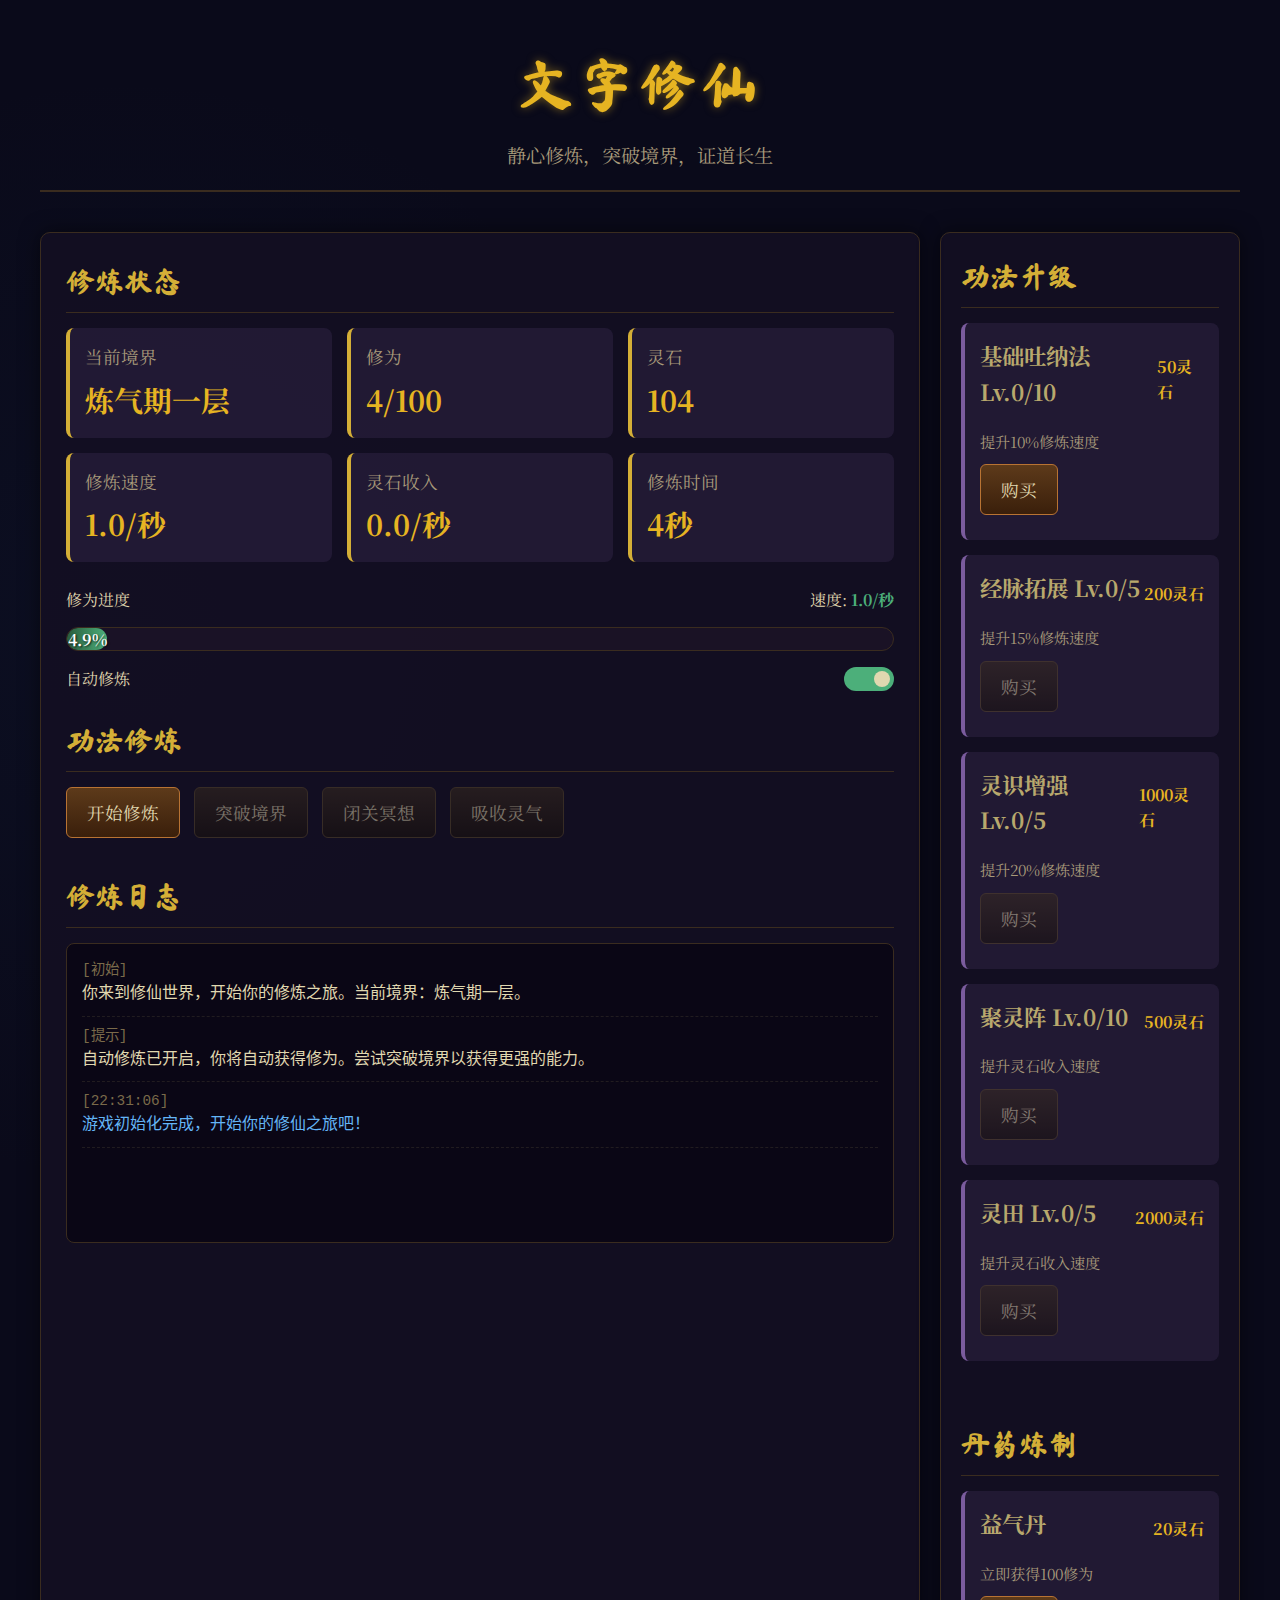
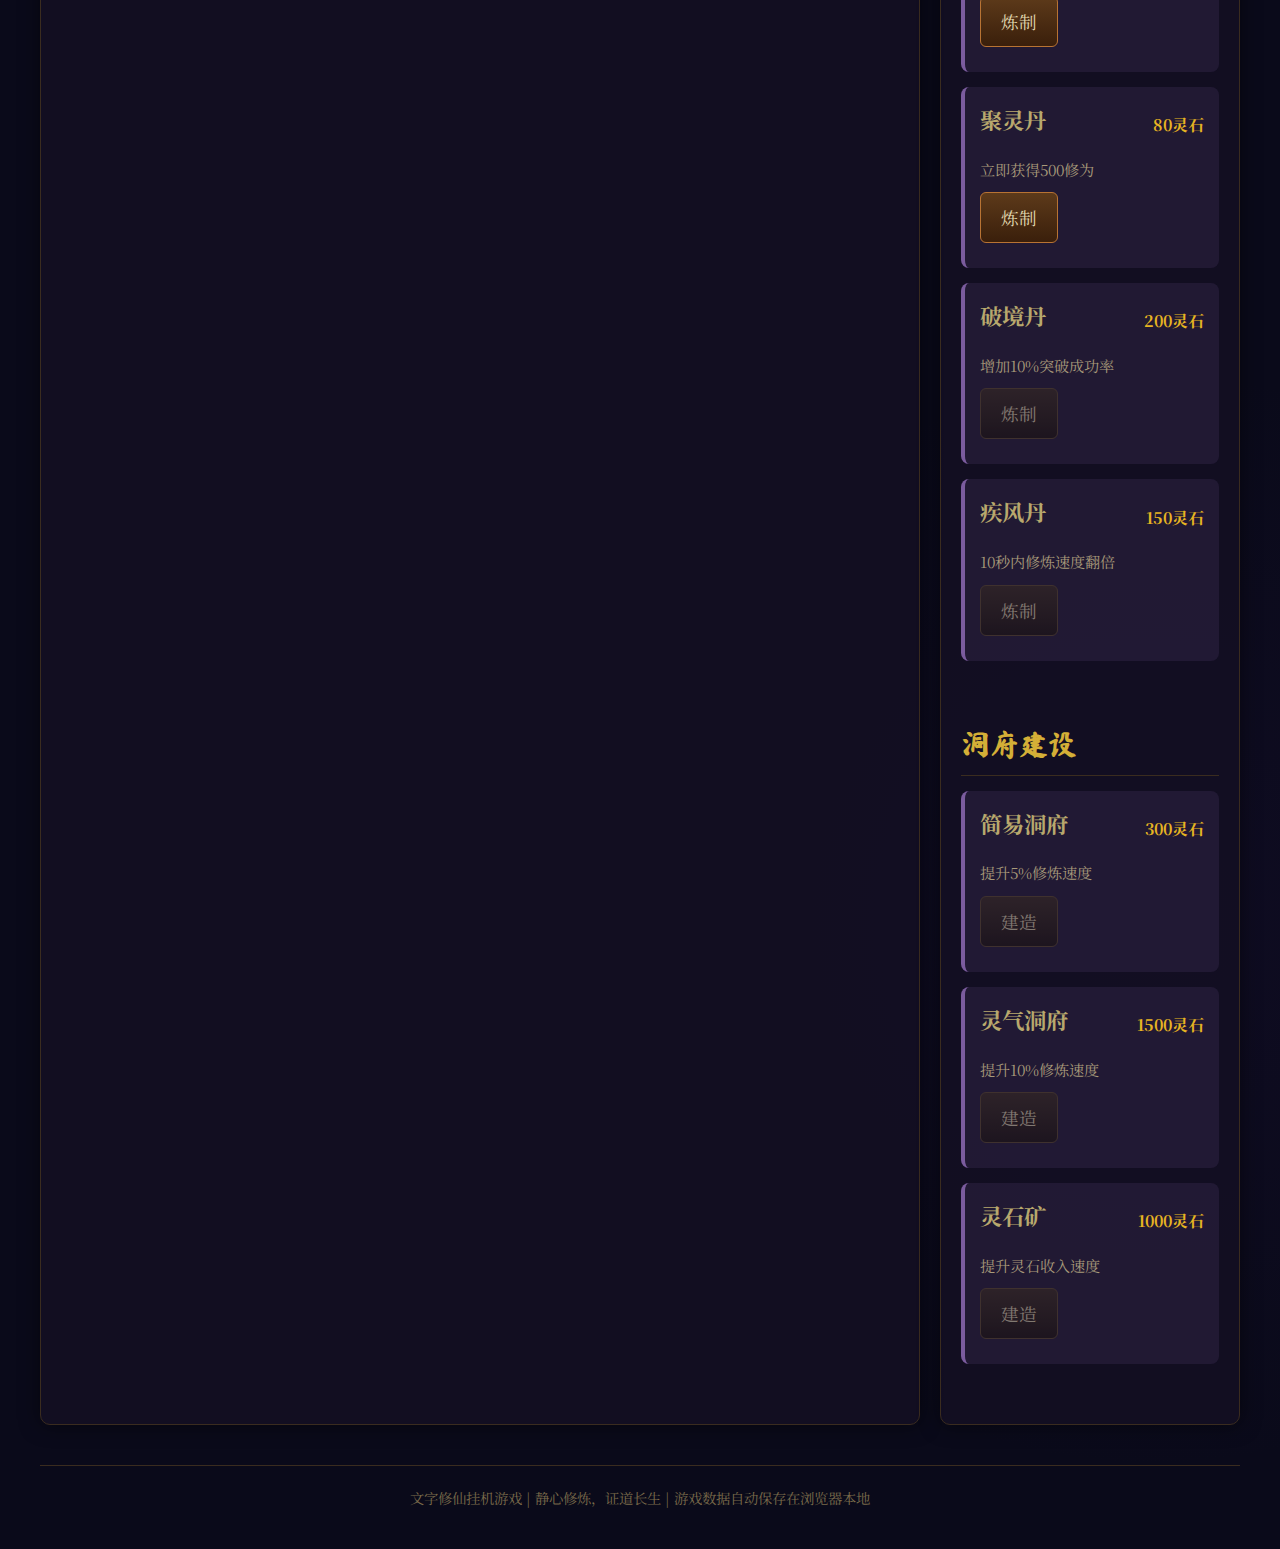
<file: DS/GJ.html>
<!DOCTYPE html>
<html lang="zh-CN">
<head>
    <meta charset="UTF-8">
    <meta name="viewport" content="width=device-width, initial-scale=1.0">
    <title>文字修仙挂机游戏</title>
    <link rel="stylesheet" href="https://fonts.googleapis.com/css2?family=Ma+Shan+Zheng&family=Noto+Serif+SC:wght@400;700&display=swap">
    <style>
        * {
            margin: 0;
            padding: 0;
            box-sizing: border-box;
        }
        
        body {
            font-family: 'Noto Serif SC', serif;
            background-color: #0a0a1a;
            color: #e0d8b0;
            line-height: 1.6;
            background-image: 
                radial-gradient(circle at 10% 20%, rgba(28, 58, 103, 0.1) 0%, transparent 20%),
                radial-gradient(circle at 90% 80%, rgba(58, 28, 103, 0.1) 0%, transparent 20%);
            min-height: 100vh;
            padding: 20px;
        }
        
        .container {
            max-width: 1200px;
            margin: 0 auto;
            display: grid;
            grid-template-columns: 1fr 300px;
            gap: 20px;
        }
        
        header {
            grid-column: 1 / -1;
            text-align: center;
            padding: 20px 0;
            border-bottom: 2px solid #3a2c1f;
            margin-bottom: 20px;
        }
        
        h1 {
            font-family: 'Ma Shan Zheng', cursive;
            font-size: 3.5rem;
            color: #e6b422;
            text-shadow: 0 0 10px rgba(230, 180, 34, 0.5);
            letter-spacing: 5px;
            margin-bottom: 10px;
        }
        
        .subtitle {
            font-size: 1.2rem;
            color: #a89a7a;
        }
        
        .main-game {
            background-color: rgba(20, 15, 35, 0.8);
            border-radius: 10px;
            padding: 25px;
            box-shadow: 0 0 20px rgba(0, 0, 0, 0.5);
            border: 1px solid #3a2c1f;
        }
        
        .sidebar {
            background-color: rgba(20, 15, 35, 0.8);
            border-radius: 10px;
            padding: 20px;
            box-shadow: 0 0 20px rgba(0, 0, 0, 0.5);
            border: 1px solid #3a2c1f;
            display: flex;
            flex-direction: column;
            gap: 20px;
        }
        
        .section {
            margin-bottom: 25px;
        }
        
        h2 {
            color: #d4af37;
            font-size: 1.8rem;
            margin-bottom: 15px;
            padding-bottom: 8px;
            border-bottom: 1px solid #3a2c1f;
            font-family: 'Ma Shan Zheng', cursive;
        }
        
        h3 {
            color: #b8a86d;
            font-size: 1.4rem;
            margin-bottom: 10px;
        }
        
        .stats {
            display: grid;
            grid-template-columns: repeat(3, 1fr);
            gap: 15px;
            margin-bottom: 25px;
        }
        
        .stat-item {
            background-color: rgba(40, 30, 60, 0.7);
            padding: 15px;
            border-radius: 8px;
            border-left: 4px solid #d4af37;
        }
        
        .stat-name {
            font-size: 1.1rem;
            color: #a89a7a;
            margin-bottom: 5px;
        }
        
        .stat-value {
            font-size: 1.8rem;
            color: #e6b422;
            font-weight: bold;
        }
        
        .button {
            background: linear-gradient(to bottom, #3a2c1f, #1a120b);
            color: #e0d8b0;
            border: none;
            padding: 12px 20px;
            border-radius: 6px;
            font-family: 'Noto Serif SC', serif;
            font-size: 1.1rem;
            cursor: pointer;
            transition: all 0.3s;
            border: 1px solid #5d4a2a;
            margin-right: 10px;
            margin-bottom: 10px;
        }
        
        .button:hover {
            background: linear-gradient(to bottom, #4a3c2f, #2a220b);
            transform: translateY(-2px);
            box-shadow: 0 5px 10px rgba(0, 0, 0, 0.3);
        }
        
        .button:active {
            transform: translateY(1px);
        }
        
        .button:disabled {
            opacity: 0.5;
            cursor: not-allowed;
            transform: none;
        }
        
        .button-primary {
            background: linear-gradient(to bottom, #5d3a1a, #3a1f0b);
            border-color: #b87333;
        }
        
        .button-primary:hover {
            background: linear-gradient(to bottom, #6d4a2a, #4a2f1b);
        }
        
        .progress-container {
            background-color: rgba(30, 20, 40, 0.7);
            height: 24px;
            border-radius: 12px;
            margin: 15px 0;
            overflow: hidden;
            border: 1px solid #3a2c1f;
        }
        
        .progress-bar {
            height: 100%;
            background: linear-gradient(to right, #2a5c3d, #4caf7a);
            border-radius: 12px;
            width: 0%;
            transition: width 0.5s ease;
            position: relative;
        }
        
        .progress-text {
            position: absolute;
            top: 0;
            left: 0;
            width: 100%;
            height: 100%;
            display: flex;
            align-items: center;
            justify-content: center;
            color: white;
            font-weight: bold;
            text-shadow: 1px 1px 2px rgba(0, 0, 0, 0.8);
        }
        
        .log {
            background-color: rgba(10, 5, 20, 0.9);
            border-radius: 8px;
            padding: 15px;
            height: 300px;
            overflow-y: auto;
            border: 1px solid #3a2c1f;
            font-family: monospace;
            font-size: 1rem;
        }
        
        .log-entry {
            margin-bottom: 8px;
            padding-bottom: 8px;
            border-bottom: 1px dashed rgba(90, 80, 60, 0.3);
        }
        
        .log-time {
            color: #7a6a4a;
            font-size: 0.9rem;
        }
        
        .log-content {
            color: #e0d8b0;
        }
        
        .event-good {
            color: #4caf7a;
        }
        
        .event-bad {
            color: #d32f2f;
        }
        
        .event-neutral {
            color: #64b5f6;
        }
        
        .cultivation-info {
            display: flex;
            justify-content: space-between;
            margin-bottom: 10px;
        }
        
        .cultivation-speed {
            color: #4caf7a;
            font-weight: bold;
        }
        
        .upgrade-item {
            background-color: rgba(40, 30, 60, 0.7);
            padding: 15px;
            border-radius: 8px;
            margin-bottom: 15px;
            border-left: 4px solid #7b5c9e;
        }
        
        .upgrade-header {
            display: flex;
            justify-content: space-between;
            align-items: center;
            margin-bottom: 10px;
        }
        
        .upgrade-cost {
            color: #e6b422;
            font-weight: bold;
        }
        
        .upgrade-desc {
            color: #a89a7a;
            font-size: 0.95rem;
            margin-bottom: 10px;
        }
        
        .toggle-switch {
            display: flex;
            align-items: center;
            justify-content: space-between;
            margin-top: 10px;
        }
        
        .switch {
            position: relative;
            display: inline-block;
            width: 50px;
            height: 24px;
        }
        
        .switch input {
            opacity: 0;
            width: 0;
            height: 0;
        }
        
        .slider {
            position: absolute;
            cursor: pointer;
            top: 0;
            left: 0;
            right: 0;
            bottom: 0;
            background-color: #3a2c1f;
            transition: .4s;
            border-radius: 24px;
        }
        
        .slider:before {
            position: absolute;
            content: "";
            height: 16px;
            width: 16px;
            left: 4px;
            bottom: 4px;
            background-color: #e0d8b0;
            transition: .4s;
            border-radius: 50%;
        }
        
        input:checked + .slider {
            background-color: #4caf7a;
        }
        
        input:checked + .slider:before {
            transform: translateX(26px);
        }
        
        .footer {
            grid-column: 1 / -1;
            text-align: center;
            padding: 20px;
            color: #7a6a4a;
            font-size: 0.9rem;
            border-top: 1px solid #3a2c1f;
            margin-top: 20px;
        }
        
        @media (max-width: 900px) {
            .container {
                grid-template-columns: 1fr;
            }
            
            .stats {
                grid-template-columns: repeat(2, 1fr);
            }
        }
        
        @media (max-width: 600px) {
            .stats {
                grid-template-columns: 1fr;
            }
            
            h1 {
                font-size: 2.5rem;
            }
        }
    </style>
</head>
<body>
    <div class="container">
        <header>
            <h1>文字修仙</h1>
            <div class="subtitle">静心修炼，突破境界，证道长生</div>
        </header>
        
        <main class="main-game">
            <div class="section">
                <h2>修炼状态</h2>
                <div class="stats">
                    <div class="stat-item">
                        <div class="stat-name">当前境界</div>
                        <div class="stat-value" id="realm">炼气期一层</div>
                    </div>
                    <div class="stat-item">
                        <div class="stat-name">修为</div>
                        <div class="stat-value" id="cultivation">0/100</div>
                    </div>
                    <div class="stat-item">
                        <div class="stat-name">灵石</div>
                        <div class="stat-value" id="spiritStones">100</div>
                    </div>
                    <div class="stat-item">
                        <div class="stat-name">修炼速度</div>
                        <div class="stat-value" id="cultivationSpeed">1/秒</div>
                    </div>
                    <div class="stat-item">
                        <div class="stat-name">灵石收入</div>
                        <div class="stat-value" id="incomeSpeed">0/秒</div>
                    </div>
                    <div class="stat-item">
                        <div class="stat-name">修炼时间</div>
                        <div class="stat-value" id="cultivationTime">0秒</div>
                    </div>
                </div>
                
                <div class="cultivation-info">
                    <div>修为进度</div>
                    <div>速度: <span class="cultivation-speed" id="speedDisplay">1/秒</span></div>
                </div>
                <div class="progress-container">
                    <div class="progress-bar" id="cultivationBar">
                        <div class="progress-text" id="cultivationText">0%</div>
                    </div>
                </div>
                
                <div class="toggle-switch">
                    <span>自动修炼</span>
                    <label class="switch">
                        <input type="checkbox" id="autoCultivateToggle" checked>
                        <span class="slider"></span>
                    </label>
                </div>
            </div>
            
            <div class="section">
                <h2>功法修炼</h2>
                <div id="cultivationActions">
                    <button class="button button-primary" id="cultivateBtn">开始修炼</button>
                    <button class="button" id="breakthroughBtn" disabled>突破境界</button>
                    <button class="button" id="meditateBtn" disabled>闭关冥想</button>
                    <button class="button" id="absorbSpiritBtn" disabled>吸收灵气</button>
                </div>
            </div>
            
            <div class="section">
                <h2>修炼日志</h2>
                <div class="log" id="gameLog">
                    <div class="log-entry">
                        <div class="log-time">[初始]</div>
                        <div class="log-content">你来到修仙世界，开始你的修炼之旅。当前境界：炼气期一层。</div>
                    </div>
                    <div class="log-entry">
                        <div class="log-time">[提示]</div>
                        <div class="log-content">自动修炼已开启，你将自动获得修为。尝试突破境界以获得更强的能力。</div>
                    </div>
                </div>
            </div>
        </main>
        
        <aside class="sidebar">
            <div class="section">
                <h2>功法升级</h2>
                <div id="upgradesList">
                    <!-- 功法升级项将由JavaScript动态生成 -->
                </div>
            </div>
            
            <div class="section">
                <h2>丹药炼制</h2>
                <div id="alchemyList">
                    <!-- 丹药项将由JavaScript动态生成 -->
                </div>
            </div>
            
            <div class="section">
                <h2>洞府建设</h2>
                <div id="manorList">
                    <!-- 洞府升级项将由JavaScript动态生成 -->
                </div>
            </div>
        </aside>
        
        <footer class="footer">
            <p>文字修仙挂机游戏 | 静心修炼，证道长生 | 游戏数据自动保存在浏览器本地</p>
        </footer>
    </div>

    <script>
        // 游戏主对象
        const game = {
            // 游戏状态
            cultivation: 0,
            spiritStones: 100,
            realmIndex: 0,
            cultivationSpeed: 1,
            incomeSpeed: 0,
            totalCultivationTime: 0,
            autoCultivate: true,
            
            // 游戏数据
            realms: [
                { name: "炼气期一层", required: 100, speedMultiplier: 1 },
                { name: "炼气期二层", required: 250, speedMultiplier: 1.2 },
                { name: "炼气期三层", required: 500, speedMultiplier: 1.5 },
                { name: "炼气期四层", required: 1000, speedMultiplier: 1.8 },
                { name: "炼气期五层", required: 2000, speedMultiplier: 2.2 },
                { name: "炼气期六层", required: 4000, speedMultiplier: 2.7 },
                { name: "炼气期七层", required: 8000, speedMultiplier: 3.3 },
                { name: "炼气期八层", required: 16000, speedMultiplier: 4.0 },
                { name: "炼气期九层", required: 32000, speedMultiplier: 5.0 },
                { name: "炼气期十层", required: 64000, speedMultiplier: 6.0 },
                { name: "筑基期", required: 128000, speedMultiplier: 8.0 },
                { name: "金丹期", required: 512000, speedMultiplier: 12.0 },
                { name: "元婴期", required: 2048000, speedMultiplier: 18.0 },
                { name: "化神期", required: 8192000, speedMultiplier: 25.0 },
                { name: "炼虚期", required: 32768000, speedMultiplier: 35.0 },
                { name: "合体期", required: 131072000, speedMultiplier: 50.0 },
                { name: "大乘期", required: 524288000, speedMultiplier: 80.0 },
                { name: "渡劫期", required: 2097152000, speedMultiplier: 120.0 }
            ],
            
            upgrades: [
                { id: "breathing", name: "基础吐纳法", desc: "提升10%修炼速度", cost: 50, multiplier: 1.1, level: 0, maxLevel: 10 },
                { id: "meridian", name: "经脉拓展", desc: "提升15%修炼速度", cost: 200, multiplier: 1.15, level: 0, maxLevel: 5 },
                { id: "spiritSense", name: "灵识增强", desc: "提升20%修炼速度", cost: 1000, multiplier: 1.2, level: 0, maxLevel: 5 },
                { id: "spiritGathering", name: "聚灵阵", desc: "提升灵石收入速度", cost: 500, income: 0.5, level: 0, maxLevel: 10 },
                { id: "spiritField", name: "灵田", desc: "提升灵石收入速度", cost: 2000, income: 2, level: 0, maxLevel: 5 }
            ],
            
            alchemy: [
                { id: "qiPill", name: "益气丹", desc: "立即获得100修为", cost: 20, cultivation: 100 },
                { id: "spiritPill", name: "聚灵丹", desc: "立即获得500修为", cost: 80, cultivation: 500 },
                { id: "breakthroughPill", name: "破境丹", desc: "增加10%突破成功率", cost: 200, effect: "breakthrough" },
                { id: "speedPill", name: "疾风丹", desc: "10秒内修炼速度翻倍", cost: 150, effect: "speed" }
            ],
            
            manor: [
                { id: "simpleHouse", name: "简易洞府", desc: "提升5%修炼速度", cost: 300, multiplier: 1.05, level: 0, maxLevel: 1 },
                { id: "spiritHouse", name: "灵气洞府", desc: "提升10%修炼速度", cost: 1500, multiplier: 1.1, level: 0, maxLevel: 1 },
                { id: "spiritMine", name: "灵石矿", desc: "提升灵石收入速度", cost: 1000, income: 1, level: 0, maxLevel: 5 }
            ],
            
            // 游戏变量
            speedBoostEnd: 0,
            logs: [],
            
            // 初始化游戏
            init() {
                this.loadGame();
                this.render();
                this.setupEventListeners();
                
                // 开始游戏循环
                setInterval(() => this.gameLoop(), 100);
                setInterval(() => this.randomEvent(), 10000);
                
                this.log("游戏初始化完成，开始你的修仙之旅吧！", "neutral");
            },
            
            // 游戏主循环
            gameLoop() {
                const now = Date.now();
                
                // 自动修炼
                if (this.autoCultivate) {
                    // 计算修炼速度加成
                    let currentSpeed = this.cultivationSpeed;
                    if (this.speedBoostEnd > now) {
                        currentSpeed *= 2;
                    }
                    
                    // 应用升级加成
                    let speedMultiplier = 1;
                    this.upgrades.forEach(upgrade => {
                        if (upgrade.level > 0 && upgrade.multiplier) {
                            speedMultiplier *= Math.pow(upgrade.multiplier, upgrade.level);
                        }
                    });
                    
                    // 应用洞府加成
                    this.manor.forEach(item => {
                        if (item.level > 0 && item.multiplier) {
                            speedMultiplier *= Math.pow(item.multiplier, item.level);
                        }
                    });
                    
                    currentSpeed *= speedMultiplier;
                    
                    // 增加修为
                    this.cultivation += currentSpeed / 10;
                    this.totalCultivationTime += 0.1;
                    
                    // 增加灵石收入
                    let incomeMultiplier = 1;
                    this.upgrades.forEach(upgrade => {
                        if (upgrade.level > 0 && upgrade.income) {
                            incomeMultiplier += upgrade.income * upgrade.level;
                        }
                    });
                    
                    this.manor.forEach(item => {
                        if (item.level > 0 && item.income) {
                            incomeMultiplier += item.income * item.level;
                        }
                    });
                    
                    this.spiritStones += incomeMultiplier / 10;
                }
                
                // 检查突破条件
                const breakthroughBtn = document.getElementById('breakthroughBtn');
                if (this.cultivation >= this.getCurrentRealm().required) {
                    breakthroughBtn.disabled = false;
                } else {
                    breakthroughBtn.disabled = true;
                }
                
                // 更新显示
                this.render();
            },
            
            // 渲染游戏状态
            render() {
                // 更新数值显示
                document.getElementById('cultivation').textContent = 
                    `${Math.floor(this.cultivation)}/${this.getCurrentRealm().required}`;
                document.getElementById('spiritStones').textContent = Math.floor(this.spiritStones);
                document.getElementById('realm').textContent = this.getCurrentRealm().name;
                
                // 计算并显示修炼速度
                let currentSpeed = this.cultivationSpeed;
                if (this.speedBoostEnd > Date.now()) {
                    currentSpeed *= 2;
                }
                
                // 应用升级加成
                let speedMultiplier = 1;
                this.upgrades.forEach(upgrade => {
                    if (upgrade.level > 0 && upgrade.multiplier) {
                        speedMultiplier *= Math.pow(upgrade.multiplier, upgrade.level);
                    }
                });
                
                // 应用洞府加成
                this.manor.forEach(item => {
                    if (item.level > 0 && item.multiplier) {
                        speedMultiplier *= Math.pow(item.multiplier, item.level);
                    }
                });
                
                currentSpeed *= speedMultiplier;
                
                document.getElementById('cultivationSpeed').textContent = `${currentSpeed.toFixed(1)}/秒`;
                document.getElementById('speedDisplay').textContent = `${currentSpeed.toFixed(1)}/秒`;
                
                // 计算并显示灵石收入速度
                let incomeMultiplier = 0;
                this.upgrades.forEach(upgrade => {
                    if (upgrade.level > 0 && upgrade.income) {
                        incomeMultiplier += upgrade.income * upgrade.level;
                    }
                });
                
                this.manor.forEach(item => {
                    if (item.level > 0 && item.income) {
                        incomeMultiplier += item.income * item.level;
                    }
                });
                
                document.getElementById('incomeSpeed').textContent = `${incomeMultiplier.toFixed(1)}/秒`;
                document.getElementById('cultivationTime').textContent = `${Math.floor(this.totalCultivationTime)}秒`;
                
                // 更新修为进度条
                const currentRealm = this.getCurrentRealm();
                const progress = (this.cultivation / currentRealm.required) * 100;
                const progressBar = document.getElementById('cultivationBar');
                const progressText = document.getElementById('cultivationText');
                
                progressBar.style.width = `${Math.min(progress, 100)}%`;
                progressText.textContent = `${Math.min(progress, 100).toFixed(1)}%`;
                
                // 渲染升级项
                this.renderUpgrades();
                
                // 渲染丹药项
                this.renderAlchemy();
                
                // 渲染洞府项
                this.renderManor();
                
                // 保存游戏
                this.saveGame();
            },
            
            // 渲染升级项
            renderUpgrades() {
                const upgradesList = document.getElementById('upgradesList');
                upgradesList.innerHTML = '';
                
                this.upgrades.forEach(upgrade => {
                    const canAfford = this.spiritStones >= upgrade.cost * Math.pow(1.5, upgrade.level);
                    const isMaxLevel = upgrade.level >= upgrade.maxLevel;
                    
                    const upgradeElement = document.createElement('div');
                    upgradeElement.className = 'upgrade-item';
                    upgradeElement.innerHTML = `
                        <div class="upgrade-header">
                            <h3>${upgrade.name} Lv.${upgrade.level}/${upgrade.maxLevel}</h3>
                            <div class="upgrade-cost">${Math.floor(upgrade.cost * Math.pow(1.5, upgrade.level))}灵石</div>
                        </div>
                        <div class="upgrade-desc">${upgrade.desc}</div>
                        <button class="button ${canAfford && !isMaxLevel ? 'button-primary' : ''}" 
                                ${!canAfford || isMaxLevel ? 'disabled' : ''}
                                onclick="game.buyUpgrade('${upgrade.id}')">
                            ${isMaxLevel ? '已满级' : '购买'}
                        </button>
                    `;
                    
                    upgradesList.appendChild(upgradeElement);
                });
            },
            
            // 渲染丹药项
            renderAlchemy() {
                const alchemyList = document.getElementById('alchemyList');
                alchemyList.innerHTML = '';
                
                this.alchemy.forEach(pill => {
                    const canAfford = this.spiritStones >= pill.cost;
                    
                    const pillElement = document.createElement('div');
                    pillElement.className = 'upgrade-item';
                    pillElement.innerHTML = `
                        <div class="upgrade-header">
                            <h3>${pill.name}</h3>
                            <div class="upgrade-cost">${pill.cost}灵石</div>
                        </div>
                        <div class="upgrade-desc">${pill.desc}</div>
                        <button class="button ${canAfford ? 'button-primary' : ''}" 
                                ${!canAfford ? 'disabled' : ''}
                                onclick="game.buyPill('${pill.id}')">
                            炼制
                        </button>
                    `;
                    
                    alchemyList.appendChild(pillElement);
                });
            },
            
            // 渲染洞府项
            renderManor() {
                const manorList = document.getElementById('manorList');
                manorList.innerHTML = '';
                
                this.manor.forEach(item => {
                    const canAfford = this.spiritStones >= item.cost * Math.pow(2, item.level);
                    const isMaxLevel = item.level >= item.maxLevel;
                    
                    const itemElement = document.createElement('div');
                    itemElement.className = 'upgrade-item';
                    itemElement.innerHTML = `
                        <div class="upgrade-header">
                            <h3>${item.name} ${item.level > 0 ? `Lv.${item.level}/${item.maxLevel}` : ''}</h3>
                            <div class="upgrade-cost">${Math.floor(item.cost * Math.pow(2, item.level))}灵石</div>
                        </div>
                        <div class="upgrade-desc">${item.desc}</div>
                        <button class="button ${canAfford && !isMaxLevel ? 'button-primary' : ''}" 
                                ${!canAfford || isMaxLevel ? 'disabled' : ''}
                                onclick="game.buyManor('${item.id}')">
                            ${isMaxLevel ? '已满级' : '建造'}
                        </button>
                    `;
                    
                    manorList.appendChild(itemElement);
                });
            },
            
            // 购买升级
            buyUpgrade(upgradeId) {
                const upgrade = this.upgrades.find(u => u.id === upgradeId);
                const cost = upgrade.cost * Math.pow(1.5, upgrade.level);
                
                if (this.spiritStones >= cost && upgrade.level < upgrade.maxLevel) {
                    this.spiritStones -= cost;
                    upgrade.level++;
                    
                    this.log(`成功升级${upgrade.name}到${upgrade.level}级！`, "good");
                    this.render();
                }
            },
            
            // 购买丹药
            buyPill(pillId) {
                const pill = this.alchemy.find(p => p.id === pillId);
                
                if (this.spiritStones >= pill.cost) {
                    this.spiritStones -= pill.cost;
                    
                    if (pill.cultivation) {
                        this.cultivation += pill.cultivation;
                        this.log(`服用${pill.name}，获得${pill.cultivation}修为！`, "good");
                    } else if (pill.effect === "speed") {
                        this.speedBoostEnd = Date.now() + 10000; // 10秒速度提升
                        this.log(`服用${pill.name}，10秒内修炼速度翻倍！`, "good");
                    } else if (pill.effect === "breakthrough") {
                        // 突破丹效果在突破时应用
                        this.log(`服用${pill.name}，下次突破成功率提升！`, "good");
                    }
                    
                    this.render();
                }
            },
            
            // 购买洞府
            buyManor(itemId) {
                const item = this.manor.find(m => m.id === itemId);
                const cost = item.cost * Math.pow(2, item.level);
                
                if (this.spiritStones >= cost && item.level < item.maxLevel) {
                    this.spiritStones -= cost;
                    item.level++;
                    
                    this.log(`成功建造/升级${item.name}到${item.level}级！`, "good");
                    this.render();
                }
            },
            
            // 获取当前境界
            getCurrentRealm() {
                return this.realms[this.realmIndex];
            },
            
            // 突破境界
            breakthrough() {
                const currentRealm = this.getCurrentRealm();
                
                if (this.cultivation >= currentRealm.required) {
                    this.cultivation -= currentRealm.required;
                    this.realmIndex++;
                    
                    const newRealm = this.getCurrentRealm();
                    this.log(`恭喜！你成功突破到${newRealm.name}！`, "good");
                    
                    // 每次突破略微提升基础修炼速度
                    this.cultivationSpeed *= 1.05;
                    
                    this.render();
                }
            },
            
            // 随机事件
            randomEvent() {
                const events = [
                    {
                        text: "你在修炼时心有所感，对功法有了新的领悟。",
                        type: "good",
                        action: () => {
                            this.cultivation += 50;
                        }
                    },
                    {
                        text: "发现一处小型灵石矿脉，获得一些灵石。",
                        type: "good",
                        action: () => {
                            const stones = Math.floor(Math.random() * 50) + 20;
                            this.spiritStones += stones;
                        }
                    },
                    {
                        text: "修炼时遇到瓶颈，修为略有倒退。",
                        type: "bad",
                        action: () => {
                            this.cultivation = Math.max(0, this.cultivation - 30);
                        }
                    },
                    {
                        text: "遭遇妖兽袭击，消耗灵石布置防御阵法。",
                        type: "bad",
                        action: () => {
                            const loss = Math.floor(Math.random() * 30) + 10;
                            this.spiritStones = Math.max(0, this.spiritStones - loss);
                        }
                    },
                    {
                        text: "偶遇前辈指点，修炼速度暂时提升。",
                        type: "neutral",
                        action: () => {
                            this.speedBoostEnd = Date.now() + 15000; // 15秒速度提升
                        }
                    }
                ];
                
                // 10%几率触发事件
                if (Math.random() < 0.1) {
                    const event = events[Math.floor(Math.random() * events.length)];
                    event.action();
                    this.log(`[事件] ${event.text}`, event.type);
                }
            },
            
            // 添加日志
            log(message, type = "neutral") {
                const now = new Date();
                const timeString = `[${now.getHours().toString().padStart(2, '0')}:${now.getMinutes().toString().padStart(2, '0')}:${now.getSeconds().toString().padStart(2, '0')}]`;
                
                const logEntry = document.createElement('div');
                logEntry.className = 'log-entry';
                logEntry.innerHTML = `
                    <div class="log-time">${timeString}</div>
                    <div class="log-content ${type === 'good' ? 'event-good' : type === 'bad' ? 'event-bad' : 'event-neutral'}">${message}</div>
                `;
                
                const gameLog = document.getElementById('gameLog');
                gameLog.appendChild(logEntry);
                gameLog.scrollTop = gameLog.scrollHeight;
                
                // 限制日志数量
                const entries = gameLog.querySelectorAll('.log-entry');
                if (entries.length > 50) {
                    gameLog.removeChild(entries[0]);
                }
            },
            
            // 保存游戏
            saveGame() {
                const saveData = {
                    cultivation: this.cultivation,
                    spiritStones: this.spiritStones,
                    realmIndex: this.realmIndex,
                    cultivationSpeed: this.cultivationSpeed,
                    totalCultivationTime: this.totalCultivationTime,
                    autoCultivate: this.autoCultivate,
                    upgrades: this.upgrades,
                    manor: this.manor,
                    speedBoostEnd: this.speedBoostEnd
                };
                
                localStorage.setItem('textCultivationGame', JSON.stringify(saveData));
            },
            
            // 加载游戏
            loadGame() {
                const saved = localStorage.getItem('textCultivationGame');
                
                if (saved) {
                    const saveData = JSON.parse(saved);
                    
                    this.cultivation = saveData.cultivation || 0;
                    this.spiritStones = saveData.spiritStones || 100;
                    this.realmIndex = saveData.realmIndex || 0;
                    this.cultivationSpeed = saveData.cultivationSpeed || 1;
                    this.totalCultivationTime = saveData.totalCultivationTime || 0;
                    this.autoCultivate = saveData.autoCultivate !== undefined ? saveData.autoCultivate : true;
                    this.speedBoostEnd = saveData.speedBoostEnd || 0;
                    
                    // 加载升级数据
                    if (saveData.upgrades) {
                        saveData.upgrades.forEach(savedUpgrade => {
                            const upgrade = this.upgrades.find(u => u.id === savedUpgrade.id);
                            if (upgrade) {
                                upgrade.level = savedUpgrade.level || 0;
                            }
                        });
                    }
                    
                    // 加载洞府数据
                    if (saveData.manor) {
                        saveData.manor.forEach(savedManor => {
                            const manor = this.manor.find(m => m.id === savedManor.id);
                            if (manor) {
                                manor.level = savedManor.level || 0;
                            }
                        });
                    }
                    
                    this.log("游戏存档已加载", "neutral");
                }
            },
            
            // 设置事件监听器
            setupEventListeners() {
                // 修炼按钮
                document.getElementById('cultivateBtn').addEventListener('click', () => {
                    this.cultivation += 10;
                    this.log("你进行了一次修炼，获得10点修为", "neutral");
                    this.render();
                });
                
                // 突破按钮
                document.getElementById('breakthroughBtn').addEventListener('click', () => {
                    this.breakthrough();
                });
                
                // 闭关冥想按钮
                document.getElementById('meditateBtn').addEventListener('click', () => {
                    const gain = Math.floor(Math.random() * 20) + 10;
                    this.cultivation += gain;
                    this.log(`你进行了一次闭关冥想，获得${gain}点修为`, "neutral");
                    this.render();
                });
                
                // 吸收灵气按钮
                document.getElementById('absorbSpiritBtn').addEventListener('click', () => {
                    const gain = Math.floor(Math.random() * 5) + 5;
                    this.cultivation += gain;
                    this.log(`你吸收了一次天地灵气，获得${gain}点修为`, "neutral");
                    this.render();
                });
                
                // 自动修炼切换
                document.getElementById('autoCultivateToggle').addEventListener('change', (e) => {
                    this.autoCultivate = e.target.checked;
                    this.log(`自动修炼已${this.autoCultivate ? '开启' : '关闭'}`, "neutral");
                });
                
                // 初始化自动修炼开关状态
                document.getElementById('autoCultivateToggle').checked = this.autoCultivate;
            }
        };

        // 初始化游戏
        document.addEventListener('DOMContentLoaded', () => {
            game.init();
        });
    </script>
</body>
</html>
</file>
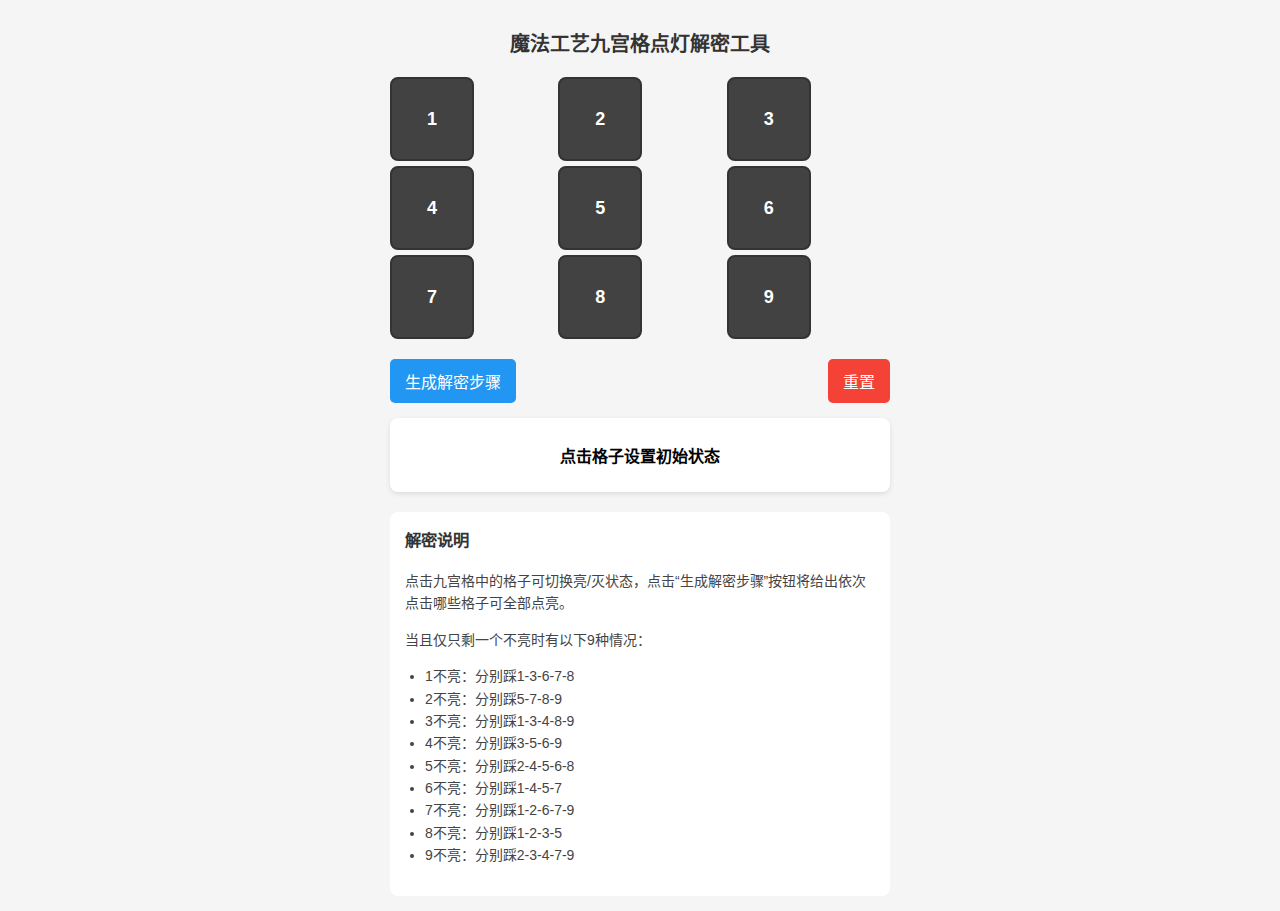
<file: DS/MF.html>
<!DOCTYPE html>
<html lang="zh-CN">
<head>
    <meta charset="UTF-8">
    <meta name="viewport" content="width=device-width, initial-scale=1.0">
    <title>魔法工艺九宫格点灯解密工具</title>
    <style>
        body {
            font-family: Arial, sans-serif;
            max-width: 500px;
            margin: 0 auto;
            padding: 15px;
            background-color: #f5f5f5;
        }
        h1 {
            text-align: center;
            color: #333;
            font-size: 20px;
        }
        .grid {
            display: grid;
            grid-template-columns: repeat(3, 1fr);
            gap: 5px;
            margin: 20px 0;
        }
        .cell {
            width: 80px;
            height: 80px;
            border: 2px solid #333;
            border-radius: 8px;
            display: flex;
            align-items: center;
            justify-content: center;
            font-size: 18px;
            font-weight: bold;
            cursor: pointer;
            background-color: #e0e0e0;
            transition: all 0.2s;
        }
        .cell.lit {
            background-color: #ffeb3b;
            color: #333;
        }
        .cell.unlit {
            background-color: #424242;
            color: #fff;
        }
        .controls {
            display: flex;
            justify-content: space-between;
            margin: 15px 0;
        }
        button {
            padding: 10px 15px;
            font-size: 16px;
            border: none;
            border-radius: 5px;
            cursor: pointer;
            background-color: #2196F3;
            color: white;
        }
        button:active {
            background-color: #1976D2;
        }
        #resetBtn {
            background-color: #f44336;
        }
        #resetBtn:active {
            background-color: #d32f2f;
        }
        .result {
            background-color: white;
            padding: 15px;
            border-radius: 8px;
            margin-top: 15px;
            box-shadow: 0 2px 5px rgba(0,0,0,0.1);
        }
        .step {
            font-size: 18px;
            font-weight: bold;
            color: #2196F3;
            margin: 10px 0;
            text-align: center;
        }
        .note {
            font-size: 14px;
            color: #666;
            margin-top: 10px;
            text-align: center;
        }
        .status {
            text-align: center;
            margin: 10px 0;
            font-weight: bold;
        }
        .description {
            margin-top: 20px;
            padding: 15px;
            background-color: #fff;
            border-radius: 8px;
            font-size: 14px;
            color: #444;
            line-height: 1.6;
        }
        .description h3 {
            margin-top: 0;
            color: #333;
        }
        .case-list {
            padding-left: 20px;
        }
    </style>
</head>
<body>
    <h1>魔法工艺九宫格点灯解密工具</h1>
    
    <div class="grid" id="grid">
        <div class="cell unlit" data-index="0">1</div>
        <div class="cell unlit" data-index="1">2</div>
        <div class="cell unlit" data-index="2">3</div>
        <div class="cell unlit" data-index="3">4</div>
        <div class="cell unlit" data-index="4">5</div>
        <div class="cell unlit" data-index="5">6</div>
        <div class="cell unlit" data-index="6">7</div>
        <div class="cell unlit" data-index="7">8</div>
        <div class="cell unlit" data-index="8">9</div>
    </div>
    
    <div class="controls">
        <button id="solveBtn">生成解密步骤</button>
        <button id="resetBtn">重置</button>
    </div>
    
    <div class="result">
        <div id="status" class="status">点击格子设置初始状态</div>
        <div id="steps" class="step"></div>
        <div id="note" class="note"></div>
    </div>

    <div class="description">
        <h3>解密说明</h3>
        <p>点击九宫格中的格子可切换亮/灭状态，点击“生成解密步骤”按钮将给出依次点击哪些格子可全部点亮。</p>
        <p>当且仅只剩一个不亮时有以下9种情况：</p>
        <ul class="case-list">
            <li>1不亮：分别踩1-3-6-7-8</li>
            <li>2不亮：分别踩5-7-8-9</li>
            <li>3不亮：分别踩1-3-4-8-9</li>
            <li>4不亮：分别踩3-5-6-9</li>
            <li>5不亮：分别踩2-4-5-6-8</li>
            <li>6不亮：分别踩1-4-5-7</li>
            <li>7不亮：分别踩1-2-6-7-9</li>
            <li>8不亮：分别踩1-2-3-5</li>
            <li>9不亮：分别踩2-3-4-7-9</li>
        </ul>
    </div>

    <script>
        let gridState = [0, 0, 0, 0, 0, 0, 0, 0, 0];
        
        const grid = document.getElementById('grid');
        const cells = document.querySelectorAll('.cell');
        const solveBtn = document.getElementById('solveBtn');
        const resetBtn = document.getElementById('resetBtn');
        const statusDiv = document.getElementById('status');
        const stepsDiv = document.getElementById('steps');
        const noteDiv = document.getElementById('note');
        
        cells.forEach(cell => {
            cell.addEventListener('click', () => {
                const index = parseInt(cell.getAttribute('data-index'));
                gridState[index] = gridState[index] === 0 ? 1 : 0;
                updateGridUI();
                statusDiv.textContent = `当前状态: ${gridState.map((s, i) => s ? (i+1) : '').filter(x => x).join(',') || '全灭'}`;
                stepsDiv.textContent = '';
                noteDiv.textContent = '';
            });
        });
        
        function updateGridUI() {
            cells.forEach((cell, index) => {
                if (gridState[index] === 1) {
                    cell.classList.add('lit');
                    cell.classList.remove('unlit');
                } else {
                    cell.classList.add('unlit');
                    cell.classList.remove('lit');
                }
            });
        }
        
        resetBtn.addEventListener('click', () => {
            gridState = [0, 0, 0, 0, 0, 0, 0, 0, 0];
            updateGridUI();
            statusDiv.textContent = '点击格子设置初始状态';
            stepsDiv.textContent = '';
            noteDiv.textContent = '';
        });
        
        solveBtn.addEventListener('click', () => {
            const solution = findSolution();
            if (solution) {
                statusDiv.textContent = '解密步骤:';
                stepsDiv.textContent = solution.join('-');
                noteDiv.textContent = '按照顺序点击这些格子即可全部点亮';
            } else {
                statusDiv.textContent = '无解或已全部点亮';
                stepsDiv.textContent = '';
                noteDiv.textContent = '请尝试其他状态';
            }
        });
        
        function findSolution() {
            if (gridState.every(state => state === 1)) {
                return [];
            }
            
            const unlitIndices = gridState.map((state, index) => state === 0 ? index : -1).filter(index => index !== -1);
            
            if (unlitIndices.length === 1) {
                const unlitIndex = unlitIndices[0] + 1;
                const specialCases = {
                    1: [1, 3, 6, 7, 8],
                    2: [5, 7, 8, 9],
                    3: [1, 3, 4, 8, 9],
                    4: [3, 5, 6, 9],
                    5: [2, 4, 5, 6, 8],
                    6: [1, 4, 5, 7],
                    7: [1, 2, 6, 7, 9],
                    8: [1, 2, 3, 5],
                    9: [2, 3, 4, 7, 9]
                };
                return specialCases[unlitIndex];
            }
            
            const A = [];
            for (let i = 0; i < 9; i++) {
                A[i] = [];
                for (let j = 0; j < 9; j++) {
                    const row = Math.floor(i / 3);
                    const col = i % 3;
                    const jRow = Math.floor(j / 3);
                    const jCol = j % 3;
                    if (i === j || 
                        (Math.abs(row - jRow) === 1 && col === jCol) || 
                        (Math.abs(col - jCol) === 1 && row === jRow)) {
                        A[i][j] = 1;
                    } else {
                        A[i][j] = 0;
                    }
                }
            }
            
            const b = gridState.map(s => 1 - s);
            
            const solution = gaussElimination(A, b);
            
            if (solution) {
                return solution.map((val, index) => val === 1 ? index + 1 : -1).filter(x => x !== -1);
            }
            
            return null;
        }
        
        function gaussElimination(A, b) {
            const n = A.length;
            const augmented = A.map((row, i) => [...row, b[i]]);
            
            for (let col = 0; col < n; col++) {
                let pivot = -1;
                for (let row = col; row < n; row++) {
                    if (augmented[row][col] === 1) {
                        pivot = row;
                        break;
                    }
                }
                
                if (pivot === -1) continue;
                
                if (pivot !== col) {
                    [augmented[col], augmented[pivot]] = [augmented[pivot], augmented[col]];
                }
                
                for (let row = 0; row < n; row++) {
                    if (row !== col && augmented[row][col] === 1) {
                        for (let k = col; k <= n; k++) {
                            augmented[row][k] ^= augmented[col][k];
                        }
                    }
                }
            }
            
            const solution = new Array(n).fill(0);
            for (let i = 0; i < n; i++) {
                let pivotCol = -1;
                for (let j = 0; j < n; j++) {
                    if (augmented[i][j] === 1) {
                        pivotCol = j;
                        break;
                    }
                }
                if (pivotCol !== -1) {
                    solution[pivotCol] = augmented[i][n];
                }
            }
            
            for (let i = 0; i < n; i++) {
                let sum = 0;
                for (let j = 0; j < n; j++) {
                    sum += A[i][j] * solution[j];
                }
                if (sum % 2 !== b[i]) {
                    return null;
                }
            }
            
            return solution;
        }
    </script>
</body>
</html>
</file>
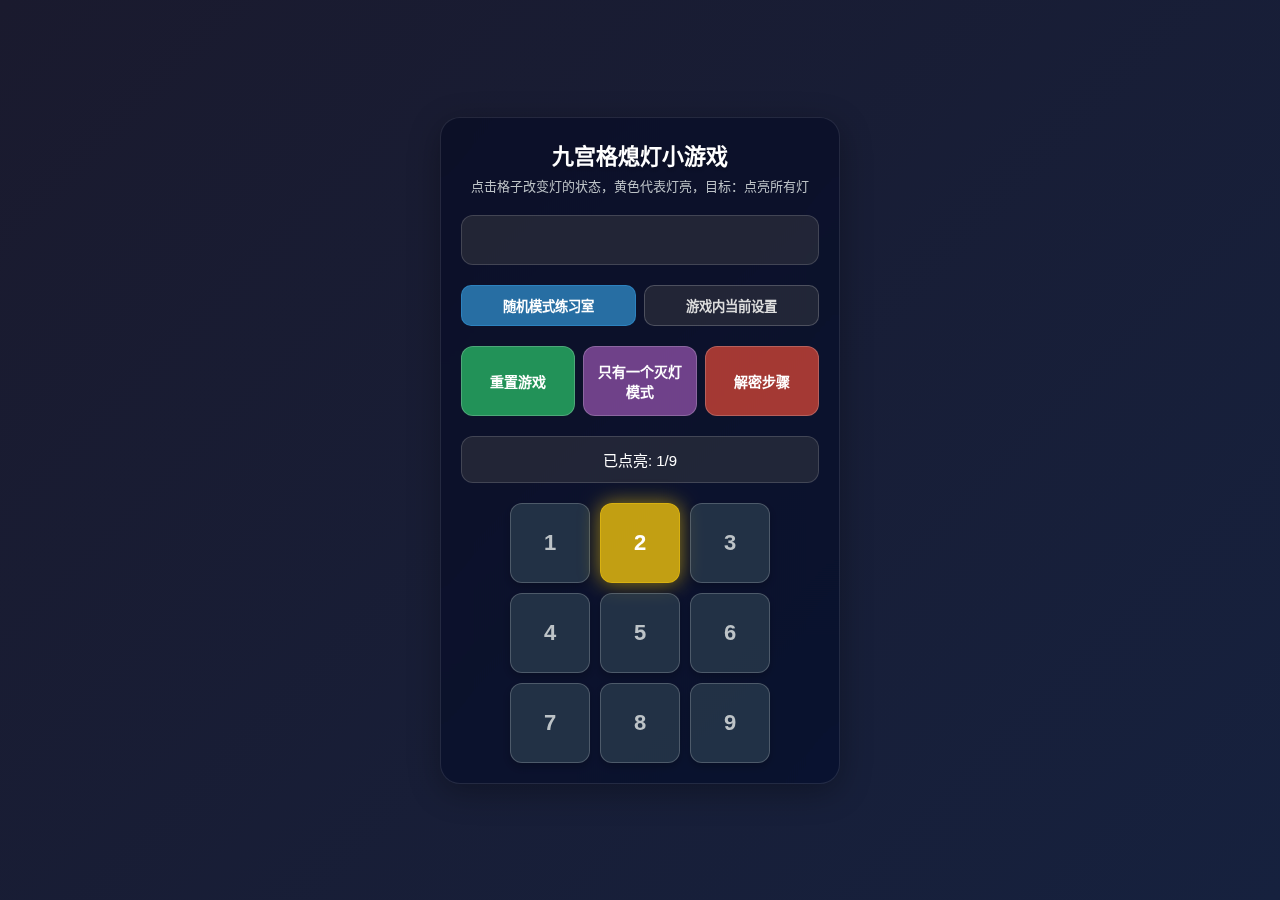
<file: DS/mfgy.html>
<!DOCTYPE html>
<html lang="zh-CN">
<head>
    <meta charset="UTF-8">
    <meta name="viewport" content="width=device-width, initial-scale=1.0, maximum-scale=1.0, user-scalable=no">
    <title>魔法工艺九宫格熄灯小游戏解密工具</title>
    <style>
        * { margin: 0; padding: 0; box-sizing: border-box; font-family: 'Segoe UI', sans-serif; }
        body { 
            background: linear-gradient(135deg, #1a1a2e 0%, #16213e 100%); 
            display: flex; 
            justify-content: center; 
            align-items: center; 
            min-height: 100vh; 
            padding: 10px; 
            color: #eee;
            position: relative;
            overflow-x: hidden;
        }
        .bg-layer {
            position: fixed;
            top: 0;
            left: 0;
            width: 100%;
            height: 100%;
            background-image: url('/img/bj.jpg');
            background-size: cover;
            background-position: center;
            filter: blur(20px) brightness(0.7);
            opacity: 0.6;
            z-index: -2;
            pointer-events: none;
        }
        .container { 
            width: 100%; 
            max-width: 400px; 
            background: rgba(0, 0, 0, 0.25);
            backdrop-filter: blur(12px) saturate(180%) brightness(0.8);
            -webkit-backdrop-filter: blur(12px) saturate(180%) brightness(0.8);
            border: 1px solid rgba(255, 255, 255, 0.1);
            box-shadow: 0 8px 32px rgba(0, 0, 0, 0.3);
            border-radius: 20px; 
            padding: 20px; 
        }
        h1 { 
            text-align: center; 
            color: #fff; 
            font-size: 22px; 
            margin-bottom: 6px; 
            text-shadow: 0 2px 4px rgba(0,0,0,0.3);
        }
        .subtitle { 
            text-align: center; 
            color: #bdc3c7; 
            font-size: 13px; 
            margin-bottom: 20px; 
        }
        .solution { 
            background: rgba(255, 255, 255, 0.1);
            backdrop-filter: blur(8px);
            -webkit-backdrop-filter: blur(8px);
            border: 1px solid rgba(255, 255, 255, 0.15);
            padding: 12px; 
            border-radius: 12px; 
            margin-bottom: 20px; 
        }
        .solution-title { 
            font-size: 14px; 
            color: #ddd; 
            margin-bottom: 6px; 
        }
        .solution-steps { 
            font-size: 18px; 
            color: #5dade2; 
            text-align: center; 
            font-weight: bold; 
            min-height: 24px; 
            text-shadow: 0 1px 2px rgba(0,0,0,0.2);
        }
        .mode { 
            display: flex; 
            gap: 8px; 
            margin-bottom: 20px; 
        }
        .mode-btn { 
            flex: 1; 
            padding: 10px; 
            border: 1px solid rgba(255, 255, 255, 0.2);
            background: rgba(255, 255, 255, 0.1);
            border-radius: 10px; 
            color: #ddd; 
            font-weight: 600; 
            cursor: pointer; 
            backdrop-filter: blur(5px);
            -webkit-backdrop-filter: blur(5px);
            transition: all 0.3s ease;
        }
        .mode-btn:hover {
            background: rgba(255, 255, 255, 0.2);
        }
        .mode-btn.active { 
            background: rgba(52, 152, 219, 0.7);
            color: white; 
            border-color: rgba(52, 152, 219, 0.5);
        }
        .controls { 
            display: flex; 
            gap: 8px; 
            margin-bottom: 20px; 
        }
        .control-btn { 
            flex: 1; 
            padding: 14px 8px; 
            border: none; 
            border-radius: 12px; 
            font-weight: 600; 
            cursor: pointer; 
            color: white; 
            font-size: 14px; 
            text-align: center; 
            backdrop-filter: blur(5px);
            -webkit-backdrop-filter: blur(5px);
            transition: all 0.3s ease;
            border: 1px solid rgba(255, 255, 255, 0.2);
        }
        .control-btn:hover {
            transform: translateY(-2px);
            box-shadow: 0 6px 12px rgba(0,0,0,0.2);
        }
        .new-game { 
            background: rgba(46, 204, 113, 0.7); 
        }
        .special { 
            background: rgba(155, 89, 182, 0.7); 
        }
        .solve { 
            background: rgba(231, 76, 60, 0.7); 
        }
        .info { 
            text-align: center; 
            background: rgba(255, 255, 255, 0.1);
            backdrop-filter: blur(8px);
            -webkit-backdrop-filter: blur(8px);
            border: 1px solid rgba(255, 255, 255, 0.15);
            padding: 12px; 
            border-radius: 12px; 
            margin-bottom: 20px; 
            font-size: 15px; 
            color: #fff; 
        }
        .board { 
            display: grid; 
            grid-template-columns: repeat(3, 1fr); 
            gap: 10px; 
            width: 260px; 
            height: 260px; 
            margin: 0 auto; 
        }
        .light { 
            border-radius: 12px; 
            cursor: pointer; 
            display: flex; 
            align-items: center; 
            justify-content: center; 
            font-size: 22px; 
            font-weight: bold; 
            transition: 0.3s; 
            user-select: none; 
            backdrop-filter: blur(5px);
            -webkit-backdrop-filter: blur(5px);
            border: 1px solid rgba(255, 255, 255, 0.2);
        }
        .light.on { 
            background: rgba(241, 196, 15, 0.8);
            color: white; 
            box-shadow: 0 0 20px rgba(241, 196, 15, 0.6), 0 4px 12px rgba(0,0,0,0.2);
            border-color: rgba(241, 196, 15, 0.5);
        }
        .light.off { 
            background: rgba(52, 73, 94, 0.6);
            color: #bdc3c7; 
            box-shadow: 0 4px 8px rgba(0,0,0,0.2);
        }
    </style>
</head>
<body>
    <div class="bg-layer"></div>
    <div class="container">
        <h1>九宫格熄灯小游戏</h1>
        <div class="subtitle">点击格子改变灯的状态，黄色代表灯亮，目标：点亮所有灯</div>
        <div class="solution">
            <div class="solution-steps" id="solutionSteps">点击解密可获取解密步骤</div>
        </div>
        <div class="mode">
            <button class="mode-btn active" id="randomModeBtn">随机模式练习室</button>
            <button class="mode-btn" id="customModeBtn">游戏内当前设置</button>
        </div>
        <div class="controls">
            <button class="control-btn new-game" id="newGameBtn">重置游戏</button>
            <button class="control-btn special" id="specialPatternBtn">只有一个灭灯模式</button>
            <button class="control-btn solve" id="solveBtn">解密步骤</button>
        </div>
        <div class="info" id="gameInfo">点击开始游戏</div>
        <div class="board" id="gameBoard"></div>
    </div>

    <script>
        document.addEventListener('DOMContentLoaded', function() {
            let gameMode = 'random';
            let lights = Array(9).fill(false);
            const boardElement = document.getElementById('gameBoard');
            const gameInfoElement = document.getElementById('gameInfo');
            const solutionStepsElement = document.getElementById('solutionSteps');

            function initBoard() {
                boardElement.innerHTML = '';
                for (let i = 0; i < 9; i++) {
                    const lightElement = document.createElement('div');
                    lightElement.className = 'light off';
                    lightElement.textContent = i + 1;
                    lightElement.dataset.index = i;
                    lightElement.addEventListener('click', () => toggleLight(i));
                    boardElement.appendChild(lightElement);
                }
                updateBoard();
            }

            function updateBoard() {
                const lightElements = document.querySelectorAll('.light');
                lightElements.forEach((element, index) => {
                    if (lights[index]) {
                        element.classList.remove('off');
                        element.classList.add('on');
                    } else {
                        element.classList.remove('on');
                        element.classList.add('off');
                    }
                });
                const onCount = lights.filter(light => light).length;
                gameInfoElement.textContent = `已点亮: ${onCount}/9`;
                if (onCount === 9) {
                    gameInfoElement.innerHTML = `🎉 恭喜！全部点亮！`;
                    gameInfoElement.style.color = '#2ecc71';
                } else {
                    gameInfoElement.style.color = '#fff';
                }
            }

            function toggleLight(index) {
                if (gameMode === 'random') {
                    toggleSingleLight(index);
                    if (index >= 3) toggleSingleLight(index - 3);
                    if (index <= 5) toggleSingleLight(index + 3);
                    if (index % 3 !== 0) toggleSingleLight(index - 1);
                    if (index % 3 !== 2) toggleSingleLight(index + 1);
                } else {
                    toggleSingleLight(index);
                }
                updateBoard();
            }

            function toggleSingleLight(index) {
                lights[index] = !lights[index];
            }

            function newRandomGame() {
                solutionStepsElement.textContent = '';
                const onCount = Math.floor(Math.random() * 9);
                const indices = Array.from({length: 9}, (_, i) => i);
                for (let i = indices.length - 1; i > 0; i--) {
                    const j = Math.floor(Math.random() * (i + 1));
                    [indices[i], indices[j]] = [indices[j], indices[i]];
                }
                lights = Array(9).fill(false);
                for (let i = 0; i < onCount; i++) {
                    lights[indices[i]] = true;
                }
                updateBoard();
            }

            function specialPattern() {
                solutionStepsElement.textContent = '点击解密可获取解密步骤';
                lights = Array(9).fill(true);
                const randomIndex = Math.floor(Math.random() * 9);
                lights[randomIndex] = false;
                updateBoard();
            }

            function calculateSolution() {
                const matrix = [];
                for (let i = 0; i < 9; i++) {
                    const row = Array(9).fill(0);
                    row[i] = 1;
                    if (i >= 3) row[i - 3] = 1;
                    if (i <= 5) row[i + 3] = 1;
                    if (i % 3 !== 0) row[i - 1] = 1;
                    if (i % 3 !== 2) row[i + 1] = 1;
                    matrix.push(row);
                }
                const target = lights.map(light => light ? 0 : 1);
                const solution = gaussianElimination(matrix, target);
                if (solution) {
                    const steps = [];
                    for (let i = 0; i < 9; i++) {
                        if (solution[i] === 1) steps.push(i + 1);
                    }
                    solutionStepsElement.textContent = steps.length === 0 ? "无需操作" : steps.join('-');
                } else {
                    solutionStepsElement.textContent = "无解";
                }
            }

            function gaussianElimination(A, b) {
                const n = 9;
                let matrix = A.map((row, i) => [...row, b[i]]);
                for (let col = 0; col < n; col++) {
                    let pivot = -1;
                    for (let row = col; row < n; row++) {
                        if (matrix[row][col] === 1) {
                            pivot = row;
                            break;
                        }
                    }
                    if (pivot === -1) continue;
                    [matrix[col], matrix[pivot]] = [matrix[pivot], matrix[col]];
                    for (let row = 0; row < n; row++) {
                        if (row !== col && matrix[row][col] === 1) {
                            for (let j = col; j <= n; j++) {
                                matrix[row][j] ^= matrix[col][j];
                            }
                        }
                    }
                }
                const solution = new Array(n).fill(0);
                for (let i = 0; i < n; i++) {
                    if (matrix[i][i] === 1) {
                        solution[i] = matrix[i][n];
                    } else if (matrix[i][n] === 1) {
                        return null;
                    }
                }
                return solution;
            }

            document.getElementById('randomModeBtn').addEventListener('click', function() {
                gameMode = 'random';
                document.getElementById('randomModeBtn').classList.add('active');
                document.getElementById('customModeBtn').classList.remove('active');
                gameInfoElement.textContent = "赶快练习吧，长达两年半的练习生";
            });
            document.getElementById('customModeBtn').addEventListener('click', function() {
                gameMode = 'custom';
                document.getElementById('customModeBtn').classList.add('active');
                document.getElementById('randomModeBtn').classList.remove('active');
                gameInfoElement.textContent = "请根据游戏内的格子设置，黄色代表已亮";
            });
            document.getElementById('newGameBtn').addEventListener('click', newRandomGame);
            document.getElementById('specialPatternBtn').addEventListener('click', specialPattern);
            document.getElementById('solveBtn').addEventListener('click', calculateSolution);

            initBoard();
            newRandomGame();
        });
    </script>
</body>
</html>
</file>
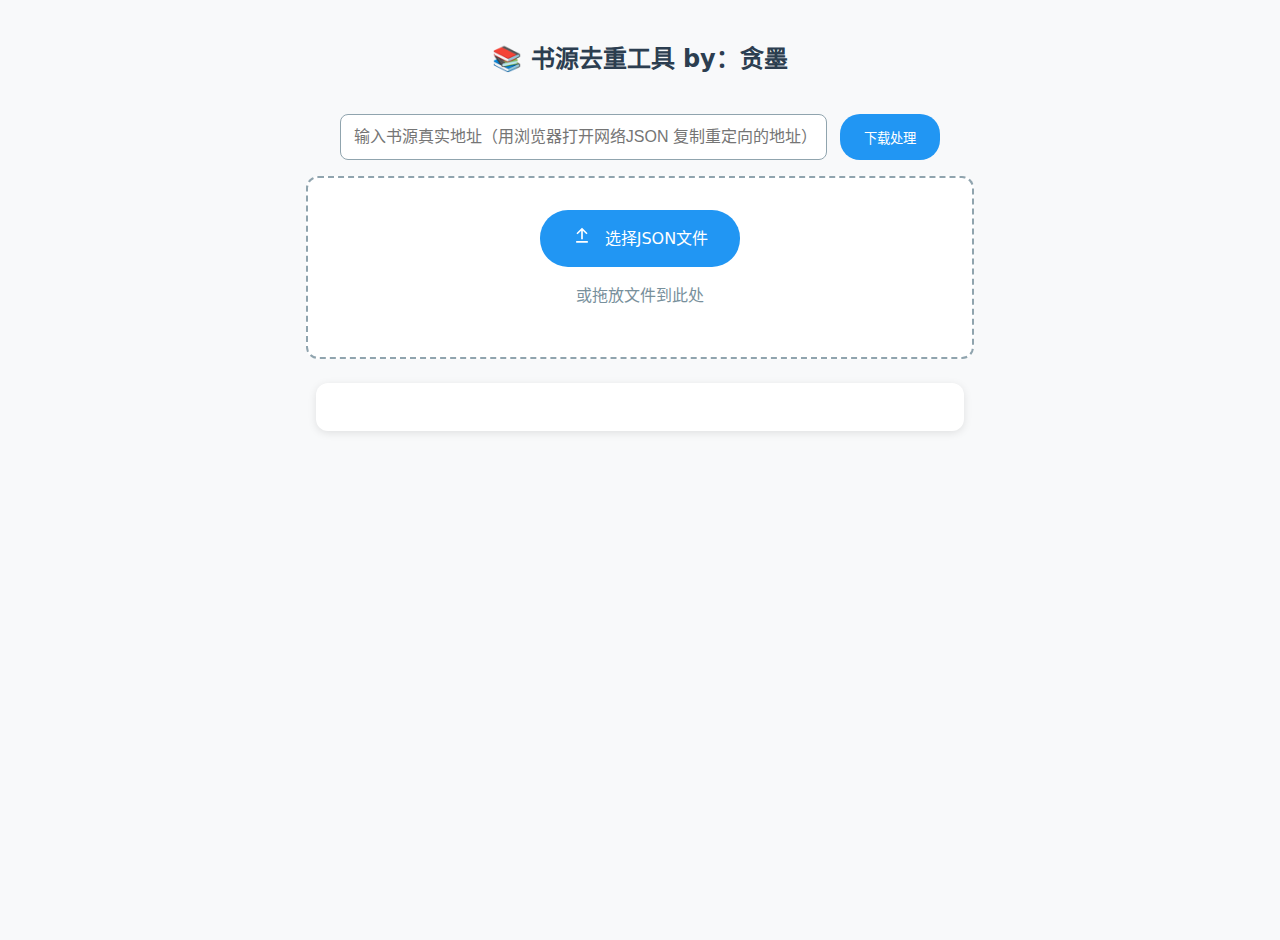
<file: Reading/cs.html>
<!DOCTYPE html>
<html lang="zh-CN">
<head>
    <meta charset="UTF-8">
    <meta name="viewport" content="width=device-width, initial-scale=1.0, maximum-scale=1.0, user-scalable=no">
    <title>阅读书源去重 By：贪墨</title>
    <style>
        /* 保持原有样式不变 */
        :root {
            --primary-color: #2196F3;
            --success-color: #4CAF50;
            --error-color: #f44336;
        }
        body {
            font-family: system-ui;
            min-height: 100vh;
            display: flex;
            flex-direction: column;
            padding: 20px 15px;
            margin: 0 auto;
            line-height: 1.6;
            background: #f8f9fa;
        }
        main {
            flex: 1;
            width: 100%;
            max-width: 800px;
            margin: 0 auto;
        }
        h2 {
            text-align: center;
            color: #2c3e50;
            margin-bottom: 1.5em;
        }
        .upload-area {
            border: 2px dashed #90A4AE;
            border-radius: 12px;
            padding: 2rem;
            text-align: center;
            margin: 1rem auto;
            width: 90%;
            max-width: 600px;
            transition: all 0.3s;
            background: white;
        }
        .upload-area.dragover {
            border-color: var(--primary-color);
            background: #E3F2FD;
            transform: scale(0.98);
        }
        #fileInput {
            display: none;
        }
        .upload-button {
            background: var(--primary-color);
            color: white;
            padding: 1rem 2rem;
            border-radius: 28px;
            cursor: pointer;
            display: inline-flex;
            gap: 0.8rem;
            transition: transform 0.2s;
            border: none;
            font-size: 1rem;
        }
        #resultArea {
            margin-top: 1.5rem;
            padding: 1.5rem;
            background: white;
            border-radius: 12px;
            box-shadow: 0 2px 8px rgba(0,0,0,0.1);
            width: 90%;
            max-width: 600px;
            margin-left: auto;
            margin-right: auto;
        }
        .stats {
            display: grid;
            grid-template-columns: repeat(2, 1fr);
            gap: 1rem;
            margin: 1.5rem 0;
        }
        .stat-item {
            padding: 1.2rem;
            border-radius: 8px;
            background: #fff;
            box-shadow: 0 2px 4px rgba(0,0,0,0.05);
            text-align: center;
        }
        .download-btn {
            background: var(--success-color);
            color: white;
            padding: 1rem 2rem;
            border-radius: 28px;
            text-decoration: none;
            display: inline-flex;
            gap: 0.8rem;
            width: fit-content;
            margin: 1.5rem auto 0;
        }
        .error-box {
            color: var(--error-color);
            padding: 1rem;
            background: #FFEBEE;
            border-radius: 8px;
            margin-top: 1.5rem;
        }
        .url-input-area {
            margin: 1rem auto;
            width: 90%;
            max-width: 600px;
            display: flex;
            gap: 0.8rem;
        }
        .url-input {
            flex: 1;
            padding: 0.8rem;
            border: 1px solid #90A4AE;
            border-radius: 8px;
            font-size: 1rem;
        }
        .url-button {
            background: var(--primary-color);
            color: white;
            padding: 0.8rem 1.5rem;
            border-radius: 20px;
            cursor: pointer;
            border: none;
            transition: opacity 0.2s;
        }
        .url-button:hover {
            opacity: 0.9;
        }
        @media (max-width: 480px) {
            .upload-area { padding: 1.5rem; }
            .stat-item { padding: 0.8rem; }
        }
    </style>
</head>
<body>
    <main>
        <h2>📚 书源去重工具 by：贪墨</h2>
        
        <div class="url-input-area">
            <input type="url" class="url-input" id="jsonUrl" placeholder="输入书源真实地址（用浏览器打开网络JSON 复制重定向的地址）">
            <button class="url-button" onclick="processUrl()">下载处理</button>
        </div>

        <div class="upload-area" id="dropZone">
            <input type="file" id="fileInput" accept=".json">
            <label for="fileInput" class="upload-button">
                <svg width="20" height="20" viewBox="0 0 24 24" fill="white">
                    <path d="M5 20h14v-2H5v2zm7-18L5.33 8.67 6.67 10 11 5.67V16h2V5.67l4.33 4.34 1.34-1.33L12 2z"/>
                </svg>
                选择JSON文件
            </label>
            <p style="margin-top:1rem; color:#78909C;">或拖放文件到此处</p>
        </div>

        <div id="resultArea"></div>
    </main>

    <script>
        const emojiRegex = /[\p{Emoji}\u{200B}-\u{200D}\u{FEFF}]/gu;

        const cleanEmojis = (str) => {
            return typeof str === 'string' ? 
                str.replace(emojiRegex, '')
                  .replace(/\s{2,}/g, ' ')
                  .trim() : str;
        };

        const deduplicate = (data) => {
            const domainMap = new Map();
            const validSources = [];
            const errors = [];

            data.forEach((source, index) => {
                try {
                    const cleanedSource = {
                        ...source,
                        bookSourceUrl: cleanEmojis(source.bookSourceUrl),
                        bookSourceName: cleanEmojis(source.bookSourceName)
                    };

                    const url = new URL(cleanedSource.bookSourceUrl);
                    const domain = url.hostname.replace(/^www\./i, '');
                    if (!domainMap.has(domain)) {
                        domainMap.set(domain, true);
                        validSources.push(cleanedSource);
                    }
                } catch {
                    errors.push(`行 ${index + 1}: 无效URL - ${source.bookSourceUrl}`);
                }
            });

            const date = new Date();
            const dateString = `${date.getFullYear()}-${date.getMonth()+1}-${date.getDate()}`;
            const processedData = validSources.map(item => ({
                ...item,
                bookSourceComment: "By：Tom",
                bookSourceGroup: `✔️${dateString}检验去重（优质${validSources.length}）`
            }));

            return {
                result: processedData,
                stats: {
                    total: data.length,
                    duplicates: data.length - validSources.length,
                    errors: errors.length
                },
                errors
            };
        };

        const processFile = (file) => {
            const reader = new FileReader();
            
            reader.onload = (e) => {
                try {
                    const rawData = JSON.parse(e.target.result);
                    const { result, stats, errors } = deduplicate(rawData);
                    const blob = new Blob([JSON.stringify(result, null, 2)], {type: 'application/json'});
                    const url = URL.createObjectURL(blob);
                    
                    const resultHTML = `
                        <div class="stats">
                            <div class="stat-item">
                                <div>原始数量</div>
                                <div style="font-size:1.5em;">${stats.total}</div>
                            </div>
                            <div class="stat-item">
                                <div>重复数量</div>
                                <div style="color:${stats.duplicates ? 'var(--error-color)' : '#4CAF50'};font-size:1.5em;">
                                    ${stats.duplicates}
                                </div>
                            </div>
                            <div class="stat-item">
                                <div>有效数量</div>
                                <div style="font-size:1.5em;">${result.length}</div>
                            </div>
                            <div class="stat-item">
                                <div>错误条目</div>
                                <div style="color:${stats.errors ? 'var(--error-color)' : '#4CAF50'};font-size:1.5em;">
                                    ${stats.errors}
                                </div>
                            </div>
                        </div>
                        ${errors.length ? `
                        <div class="error-box">
                            <strong>发现 ${errors.length} 个错误:</strong>
                            <div style="margin-top:0.8rem;">
                                ${errors.slice(0,3).join('<br>')}
                                ${errors.length > 3 ? '<br>...更多错误详见控制台' : ''}
                            </div>
                        </div>` : ''}
                        <a href="${url}" download="${file.name.replace(/\..+$/, '')}_out.json" 
                           class="download-btn">
                            <svg width="20" height="20" viewBox="0 0 24 24" fill="white">
                                <path d="M19 13v5a2 2 0 0 1-2 2H6a2 2 0 0 1-2-2v-5l-1.3-1.3a1 1 0 0 1 1.4-1.4l2.9 2.9V6a1 1 0 1 1 2 0v7.2l2.9-2.9a1 1 0 1 1 1.4 1.4L19 13z"/>
                            </svg>
                            下载去重文件
                        </a>
                    `;
                    
                    document.getElementById('resultArea').innerHTML = resultHTML;
                    if(errors.length) console.warn('完整错误列表:', errors);
                } catch {
                    document.getElementById('resultArea').innerHTML = 
                        `<div class="error-box">JSON解析错误，请检查文件格式</div>`;
                }
            };
            reader.readAsText(file);
        };

        const getRealUrl = (originalUrl) => {
            try {
                const urlObj = new URL(originalUrl);
                
                if (urlObj.hostname === 'www.yckceo.com') {
                    const pathParts = urlObj.pathname.split('/');
                    const id = pathParts[pathParts.length - 1].replace('.json', '');
                    
                    return `https://gcore.jsdelivr.net/gh/mumuceo/file01/202411/${id === '690' ? '8500' : id}_e4adccff83969fefb66a15c8ccb1c1ad.json`;
                }
                return originalUrl;
            } catch {
                return originalUrl;
            }
        };

        const processUrl = async () => {
            const urlInput = document.getElementById('jsonUrl');
            const resultArea = document.getElementById('resultArea');
            
            if (!urlInput.value) {
                resultArea.innerHTML = `<div class="error-box">请输入有效的书源地址</div>`;
                return;
            }

            try {
                resultArea.innerHTML = `<div class="stat-item">正在解析地址...</div>`;
                const realUrl = getRealUrl(urlInput.value);
                console.log('转换后的真实地址:', realUrl);

                const response = await fetch(realUrl);
                if (!response.ok) throw new Error(`HTTP错误! 状态码: ${response.status}`);
                
                const rawData = await response.json();
                const { result, stats, errors } = deduplicate(rawData);
                
                const blob = new Blob([JSON.stringify(result, null, 2)], {type: 'application/json'});
                const url = URL.createObjectURL(blob);
                const filename = new URL(realUrl).pathname.split('/').pop() || 'source';

                const resultHTML = `
                    <div class="stats">
                        <div class="stat-item">
                            <div>原始数量</div>
                            <div style="font-size:1.5em;">${stats.total}</div>
                        </div>
                        <div class="stat-item">
                            <div>重复数量</div>
                            <div style="color:${stats.duplicates ? 'var(--error-color)' : '#4CAF50'};font-size:1.5em;">
                                ${stats.duplicates}
                            </div>
                        </div>
                        <div class="stat-item">
                            <div>有效数量</div>
                            <div style="font-size:1.5em;">${result.length}</div>
                        </div>
                        <div class="stat-item">
                            <div>错误条目</div>
                            <div style="color:${stats.errors ? 'var(--error-color)' : '#4CAF50'};font-size:1.5em;">
                                ${stats.errors}
                            </div>
                        </div>
                    </div>
                    ${errors.length ? `
                    <div class="error-box">
                        <strong>发现 ${errors.length} 个错误:</strong>
                        <div style="margin-top:0.8rem;">
                            ${errors.slice(0,3).join('<br>')}
                            ${errors.length > 3 ? '<br>...更多错误详见控制台' : ''}
                        </div>
                    </div>` : ''}
                    <a href="${url}" download="${filename.replace(/\..+$/, '')}_out.json" 
                       class="download-btn">
                        <svg width="20" height="20" viewBox="0 0 24 24" fill="white">
                            <path d="M19 13v5a2 2 0 0 1-2 2H6a2 2 0 0 1-2-2v-5l-1.3-1.3a1 1 0 0 1 1.4-1.4l2.9 2.9V6a1 1 0 1 1 2 0v7.2l2.9-2.9a1 1 0 1 1 1.4 1.4L19 13z"/>
                        </svg>
                        下载去重文件
                    </a>
                `;
                
                resultArea.innerHTML = resultHTML;
                if(errors.length) console.warn('完整错误列表:', errors);
                
            } catch (error) {
                resultArea.innerHTML = `
                    <div class="error-box">
                        请求失败: ${error.message}<br>
                        ${error.message.includes('690') ? '提示：示例ID 690对应真实ID 8500' : ''}
                        请尝试以下方案：<br>
                        1. 直接使用真实地址<br>
                        2. 检查网络连接<br>
                        3. 联系管理员更新转换规则
                    </div>`;
                console.error('详细错误:', error);
            }
        };

        const dropZone = document.getElementById('dropZone');
        document.getElementById('fileInput').addEventListener('change', e => e.target.files[0] && processFile(e.target.files[0]));
        
        ['dragover', 'dragenter'].forEach(e => dropZone.addEventListener(e, ev => {
            ev.preventDefault();
            dropZone.classList.add('dragover');
        }));
        ['dragleave', 'dragend', 'drop'].forEach(e => dropZone.addEventListener(e, () => dropZone.classList.remove('dragover')));
        dropZone.addEventListener('drop', e => e.dataTransfer.files[0] && processFile(e.dataTransfer.files[0]));
    </script>
</body>
</html>
</file>
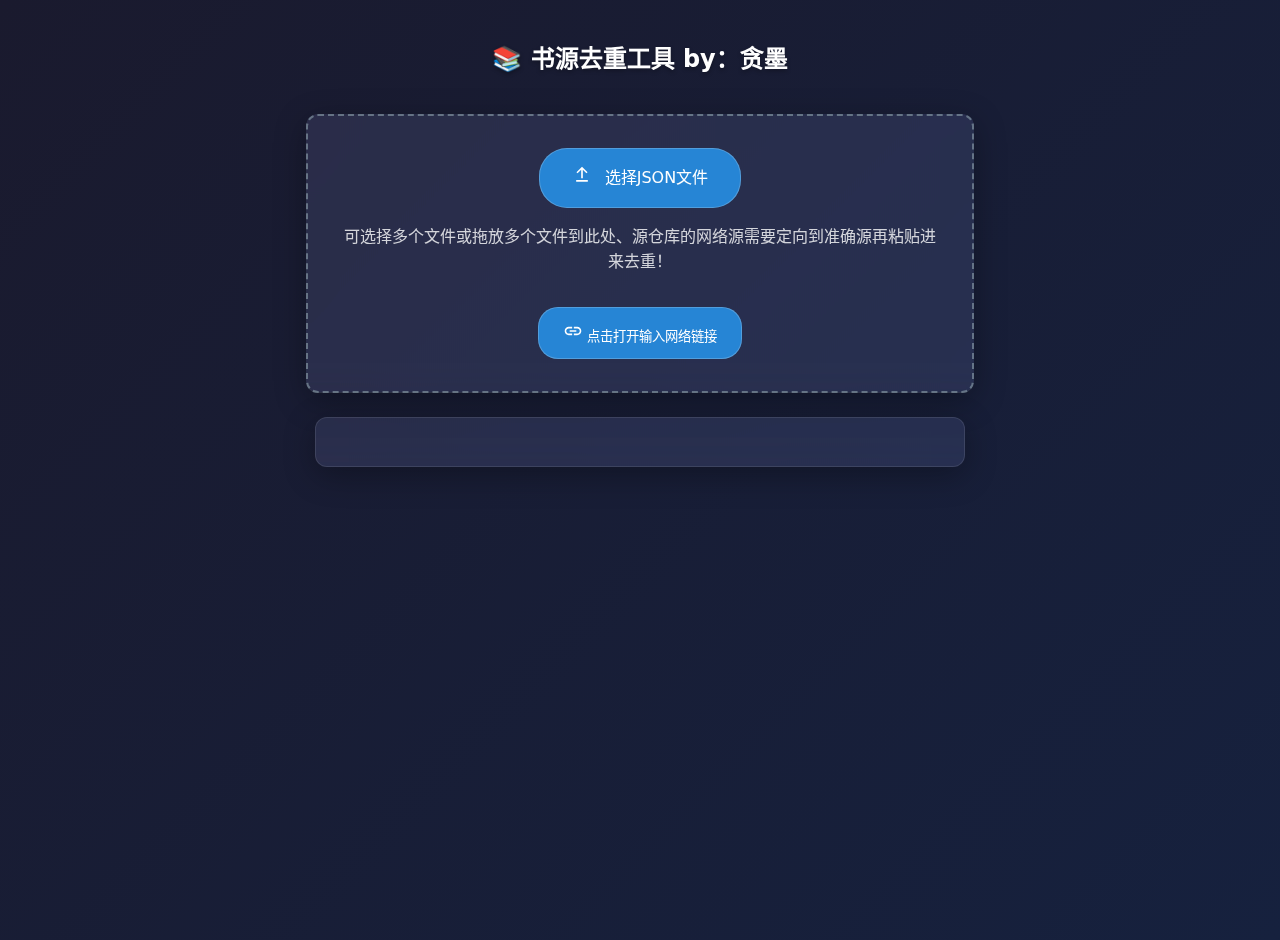
<file: Reading/yuedu.html>
<!DOCTYPE html>
<html lang="zh-CN">
<head>
    <meta charset="UTF-8">
    <meta name="viewport" content="width=device-width, initial-scale=1.0, maximum-scale=1.0, user-scalable=no">
    <title>阅读书源去重 By：贪墨</title>
    <style>
        :root {
            --primary-color: #2196F3;
            --success-color: #4CAF50;
            --error-color: #f44336;
        }
        body {
            font-family: system-ui;
            min-height: 100vh;
            display: flex;
            flex-direction: column;
            padding: 20px 15px;
            margin: 0 auto;
            line-height: 1.6;
            background: linear-gradient(135deg, #1a1a2e 0%, #16213e 100%);
            color: #eee;
            position: relative;
        }
        .bg-layer {
            position: fixed;
            top: 0;
            left: 0;
            width: 100%;
            height: 100%;
            background-image: url('/img/bj.jpg');
            background-size: cover;
            background-position: center;
            filter: blur(20px) brightness(0.7);
            opacity: 0.6;
            z-index: -2;
            pointer-events: none;
        }
        main {
            flex: 1;
            width: 100%;
            max-width: 800px;
            margin: 0 auto;
            z-index: 1;
        }
        h2 {
            text-align: center;
            color: #fff;
            margin-bottom: 1.5em;
            text-shadow: 0 2px 4px rgba(0,0,0,0.3);
        }
        .upload-area {
            border: 2px dashed rgba(144, 164, 174, 0.6);
            border-radius: 12px;
            padding: 2rem;
            text-align: center;
            margin: 1rem auto;
            width: 90%;
            max-width: 600px;
            transition: all 0.3s;
            background: rgba(255, 255, 255, 0.1);
            backdrop-filter: blur(12px) saturate(180%) brightness(0.8);
            -webkit-backdrop-filter: blur(12px) saturate(180%) brightness(0.8);
            box-shadow: 0 8px 32px rgba(0, 0, 0, 0.3);
        }
        .upload-area.dragover {
            border-color: rgba(33, 150, 243, 0.8);
            background: rgba(33, 150, 243, 0.15);
            transform: scale(0.98);
        }
        #fileInput {
            display: none;
        }
        .upload-button {
            background: rgba(33, 150, 243, 0.8);
            color: white;
            padding: 1rem 2rem;
            border-radius: 28px;
            cursor: pointer;
            display: inline-flex;
            gap: 0.8rem;
            transition: transform 0.2s, background 0.2s;
            border: none;
            font-size: 1rem;
            backdrop-filter: blur(5px);
            -webkit-backdrop-filter: blur(5px);
            border: 1px solid rgba(255, 255, 255, 0.2);
        }
        .upload-button:hover {
            background: rgba(33, 150, 243, 0.9);
            transform: translateY(-2px);
        }
        #resultArea {
            margin-top: 1.5rem;
            padding: 1.5rem;
            background: rgba(255, 255, 255, 0.1);
            backdrop-filter: blur(12px) saturate(180%) brightness(0.8);
            -webkit-backdrop-filter: blur(12px) saturate(180%) brightness(0.8);
            border: 1px solid rgba(255, 255, 255, 0.1);
            border-radius: 12px;
            box-shadow: 0 8px 32px rgba(0, 0, 0, 0.3);
            width: 90%;
            max-width: 600px;
            margin-left: auto;
            margin-right: auto;
        }
        .stats {
            display: grid;
            grid-template-columns: repeat(2, 1fr);
            gap: 1rem;
            margin: 1.5rem 0;
        }
        .stat-item {
            padding: 1.2rem;
            border-radius: 8px;
            background: rgba(255, 255, 255, 0.15);
            backdrop-filter: blur(8px);
            -webkit-backdrop-filter: blur(8px);
            border: 1px solid rgba(255, 255, 255, 0.2);
            box-shadow: 0 2px 8px rgba(0,0,0,0.1);
            text-align: center;
            color: #fff;
        }
        .download-btn {
            background: rgba(76, 175, 80, 0.8);
            color: white;
            padding: 1rem 2rem;
            border-radius: 28px;
            text-decoration: none;
            display: inline-flex;
            gap: 0.8rem;
            width: fit-content;
            margin: 1.5rem auto 0;
            backdrop-filter: blur(5px);
            -webkit-backdrop-filter: blur(5px);
            border: 1px solid rgba(255, 255, 255, 0.2);
            transition: transform 0.2s, background 0.2s;
        }
        .download-btn:hover {
            background: rgba(76, 175, 80, 0.9);
            transform: translateY(-2px);
        }
        .error-box {
            color: #ff5252;
            padding: 1rem;
            background: rgba(255, 235, 238, 0.15);
            backdrop-filter: blur(8px);
            -webkit-backdrop-filter: blur(8px);
            border: 1px solid rgba(255, 82, 82, 0.3);
            border-radius: 8px;
            margin-top: 1.5rem;
        }
        .url-input-area {
            margin: 1rem auto;
            width: 90%;
            max-width: 600px;
            display: flex;
            gap: 0.8rem;
        }
        .url-input {
            flex: 1;
            padding: 0.8rem;
            background: rgba(255, 255, 255, 0.1);
            backdrop-filter: blur(8px);
            -webkit-backdrop-filter: blur(8px);
            border: 1px solid rgba(144, 164, 174, 0.6);
            border-radius: 8px;
            font-size: 1rem;
            color: #fff;
        }
        .url-input::placeholder {
            color: rgba(255, 255, 255, 0.6);
        }
        .url-button {
            background: rgba(33, 150, 243, 0.8);
            color: white;
            padding: 0.8rem 1.5rem;
            border-radius: 20px;
            cursor: pointer;
            border: none;
            transition: opacity 0.2s, transform 0.2s;
            backdrop-filter: blur(5px);
            -webkit-backdrop-filter: blur(5px);
            border: 1px solid rgba(255, 255, 255, 0.2);
        }
        .url-button:hover {
            opacity: 0.9;
            transform: translateY(-2px);
        }
        .modal {
            display: none;
            position: fixed;
            z-index: 1000;
            left: 0;
            top: 0;
            width: 100%;
            height: 100%;
            background-color: rgba(0,0,0,0.7);
        }
        .modal-content {
            background: rgba(0, 0, 0, 0.25);
            backdrop-filter: blur(12px) saturate(180%) brightness(0.8);
            -webkit-backdrop-filter: blur(12px) saturate(180%) brightness(0.8);
            border: 1px solid rgba(255, 255, 255, 0.1);
            box-shadow: 0 8px 32px rgba(0, 0, 0, 0.3);
            margin: 10% auto;
            padding: 20px;
            border-radius: 12px;
            width: 80%;
            max-width: 500px;
            position: relative;
            color: #fff;
        }
        .close {
            position: absolute;
            right: 20px;
            top: 15px;
            color: rgba(255, 255, 255, 0.7);
            font-size: 28px;
            font-weight: bold;
            cursor: pointer;
            transition: color 0.2s;
        }
        .close:hover {
            color: white;
        }
        .modal-content h3 {
            margin-top: 5px;
            margin-bottom: 15px;
            font-size: 18px;
            color: #fff;
        }
        textarea#jsonUrls {
            width: 100%;
            height: 120px;
            padding: 10px;
            margin: 15px 0;
            background: rgba(255, 255, 255, 0.1);
            backdrop-filter: blur(8px);
            -webkit-backdrop-filter: blur(8px);
            border: 1px solid rgba(144, 164, 174, 0.6);
            border-radius: 8px;
            resize: vertical;
            font-family: inherit;
            box-sizing: border-box;
            color: #fff;
        }
        textarea#jsonUrls::placeholder {
            color: rgba(255, 255, 255, 0.6);
        }
        @media (max-width: 480px) {
            .upload-area { padding: 1.5rem; }
            .stat-item { padding: 0.8rem; }
        }
    </style>
</head>
<body>
    <div class="bg-layer"></div>
    <main>
        <h2>📚 书源去重工具 by：贪墨</h2>
        
        <div class="upload-area" id="dropZone">
            <input type="file" id="fileInput" accept=".json" multiple>
            <label for="fileInput" class="upload-button">
                <svg width="20" height="20" viewBox="0 0 24 24" fill="white">
                    <path d="M5 20h14v-2H5v2zm7-18L5.33 8.67 6.67 10 11 5.67V16h2V5.67l4.33 4.34 1.34-1.33L12 2z"/>
                </svg>
                选择JSON文件
            </label>
            <p style="margin-top:1rem; color:rgba(255,255,255,0.8);">可选择多个文件或拖放多个文件到此处、源仓库的网络源需要定向到准确源再粘贴进来去重！</p>
            
            <button class="url-button" id="showUrlModalBtn" style="margin-top:1rem;">
                <svg width="20" height="20" viewBox="0 0 24 24" fill="white">
                    <path d="M3.9 12c0-1.71 1.39-3.1 3.1-3.1h4V7H7c-2.76 0-5 2.24-5 5s2.24 5 5 5h4v-1.9H7c-1.71 0-3.1-1.39-3.1-3.1zM8 13h8v-2H8v2zm9-6h-4v1.9h4c1.71 0 3.1 1.39 3.1 3.1s-1.39 3.1-3.1 3.1h-4V17h4c2.76 0 5-2.24 5-5s-2.24-5-5-5z"/>
                </svg>
                点击打开输入网络链接
            </button>
        </div>

        <div id="urlModal" class="modal">
            <div class="modal-content">
                <span class="close">×</span>
                <h3>输入JSON文件网络地址</h3>
                <textarea id="jsonUrls" placeholder="输入一个或多个JSON文件网址，每行一个"></textarea>
                <button class="url-button" onclick="processUrls()" style="background:rgba(33, 150, 243, 0.8); border-radius:28px; padding:0.8rem 1.5rem; margin-top:10px;">开始处理</button>
            </div>
        </div>

        <div id="resultArea"></div>
    </main>

    <script>
        const emojiRegex = /[\p{Emoji}\u{200B}-\u{200D}\u{FEFF}]/gu;

        const cleanEmojis = (str) => {
            return typeof str === 'string' ? 
                str.replace(emojiRegex, '')
                  .replace(/\s{2,}/g, ' ')
                  .trim() : str;
        };

        const deduplicate = (data) => {
            const domainMap = new Map();
            const validSources = [];
            const errors = [];

            data.forEach((source, index) => {
                try {
                    const cleanedSource = {
                        ...source,
                        bookSourceUrl: cleanEmojis(source.bookSourceUrl),
                        bookSourceName: cleanEmojis(source.bookSourceName)
                    };

                    const url = new URL(cleanedSource.bookSourceUrl);
                    const domain = url.hostname.replace(/^www\./i, '');
                    if (!domainMap.has(domain)) {
                        domainMap.set(domain, true);
                        validSources.push(cleanedSource);
                    }
                } catch {
                    errors.push(`行 ${index + 1}: 无效URL - ${source.bookSourceUrl}`);
                }
            });

            const date = new Date();
            const dateString = `${date.getFullYear()}-${date.getMonth()+1}-${date.getDate()}`;
            const processedData = validSources.map(item => ({
                ...item,
                bookSourceGroup: `✔️${dateString}检验去重（优质${validSources.length}）`
            }));

            return {
                result: processedData,
                stats: {
                    total: data.length,
                    duplicates: data.length - validSources.length,
                    errors: errors.length
                },
                errors
            };
        };

        const processFiles = async (files) => {
            const resultArea = document.getElementById('resultArea');
            resultArea.innerHTML = `<div class="stat-item">正在处理文件...</div>`;
            
            let allData = [];
            let failedFiles = [];
            
            for (const file of files) {
                try {
                    const fileData = await readFileAsJson(file);
                    if (Array.isArray(fileData)) {
                        allData = allData.concat(fileData);
                    } else {
                        failedFiles.push(`${file.name} - 不是有效的JSON数组`);
                    }
                } catch (err) {
                    failedFiles.push(`${file.name} - ${err.message}`);
                }
            }
            
            if (allData.length === 0) {
                resultArea.innerHTML = `<div class="error-box">所有文件都处理失败</div>`;
                return;
            }
            
            const { result, stats, errors } = deduplicate(allData);
            
            const blob = new Blob([JSON.stringify(result, null, 2)], {type: 'application/json'});
            const url = URL.createObjectURL(blob);
            
            let resultHTML = `
                <div class="stats">
                    <div class="stat-item">
                        <div>原始数量</div>
                        <div style="font-size:1.5em;">${stats.total}</div>
                    </div>
                    <div class="stat-item">
                        <div>重复数量</div>
                        <div style="color:${stats.duplicates ? '#ff5252' : '#4CAF50'};font-size:1.5em;">
                            ${stats.duplicates}
                        </div>
                    </div>
                    <div class="stat-item">
                        <div>有效数量</div>
                        <div style="font-size:1.5em;">${result.length}</div>
                    </div>
                    <div class="stat-item">
                        <div>错误条目</div>
                        <div style="color:${stats.errors ? '#ff5252' : '#4CAF50'};font-size:1.5em;">
                            ${stats.errors}
                        </div>
                    </div>
                </div>`;
            
            if (failedFiles.length) {
                resultHTML += `
                <div class="error-box">
                    <strong>有 ${failedFiles.length} 个文件处理失败:</strong>
                    <div style="margin-top:0.8rem;">
                        ${failedFiles.slice(0,3).join('<br>')}
                        ${failedFiles.length > 3 ? '<br>...更多错误详见控制台' : ''}
                    </div>
                </div>`;
            }
            
            if (errors.length) {
                resultHTML += `
                <div class="error-box">
                    <strong>发现 ${errors.length} 个错误:</strong>
                    <div style="margin-top:0.8rem;">
                        ${errors.slice(0,3).join('<br>')}
                        ${errors.length > 3 ? '<br>...更多错误详见控制台' : ''}
                    </div>
                </div>`;
            }
            
            resultHTML += `
                <a href="${url}" download="merged_sources_out.json" 
                   class="download-btn">
                    <svg width="20" height="20" viewBox="0 0 24 24" fill="white">
                        <path d="M19 13v5a2 2 0 0 1-2 2H6a2 2 0 0 1-2-2v-5l-1.3-1.3a1 1 0 0 1 1.4-1.4l2.9 2.9V6a1 1 0 1 1 2 0v7.2l2.9-2.9a1 1 0 1 1 1.4 1.4L19 13z"/>
                    </svg>
                    下载去重文件
                </a>
            `;
            
            resultArea.innerHTML = resultHTML;
            if(errors.length) console.warn('完整错误列表:', errors);
            if(failedFiles.length) console.warn('处理失败的文件:', failedFiles);
        };

        const readFileAsJson = (file) => {
            return new Promise((resolve, reject) => {
                const reader = new FileReader();
                reader.onload = (e) => {
                    try {
                        const data = JSON.parse(e.target.result);
                        resolve(data);
                    } catch (err) {
                        reject(new Error('JSON解析错误'));
                    }
                };
                reader.onerror = () => reject(new Error('文件读取错误'));
                reader.readAsText(file);
            });
        };

        document.getElementById('fileInput').addEventListener('change', e => {
            if (e.target.files.length > 0) {
                processFiles(e.target.files);
            }
        });
        
        const modal = document.getElementById('urlModal');
        const btn = document.getElementById('showUrlModalBtn');
        const span = document.getElementsByClassName('close')[0];

        btn.onclick = function() {
            modal.style.display = 'block';
        }

        span.onclick = function() {
            modal.style.display = 'none';
        }

        window.onclick = function(event) {
            if (event.target == modal) {
                modal.style.display = 'none';
            }
        }

        const dropZone = document.getElementById('dropZone');
        
        ['dragover', 'dragenter'].forEach(e => dropZone.addEventListener(e, ev => {
            ev.preventDefault();
            dropZone.classList.add('dragover');
        }));
        
        ['dragleave', 'dragend'].forEach(e => dropZone.addEventListener(e, () => {
            dropZone.classList.remove('dragover');
        }));
        
        dropZone.addEventListener('drop', e => {
            e.preventDefault();
            dropZone.classList.remove('dragover');
            if (e.dataTransfer.files.length > 0) {
                processFiles(e.dataTransfer.files);
            }
        });

        const processUrls = async () => {
            const urlsInput = document.getElementById('jsonUrls');
            const resultArea = document.getElementById('resultArea');
            const urls = urlsInput.value.split('\n').filter(url => url.trim());
            
            if (urls.length === 0) {
                resultArea.innerHTML = `<div class="error-box">请输入至少一个有效的JSON文件URL</div>`;
                return;
            }

            try {
                resultArea.innerHTML = `<div class="stat-item">正在加载网络文件...</div>`;
                
                document.getElementById('urlModal').style.display = 'none';
                
                let allData = [];
                let failedUrls = [];
                
                for (const url of urls) {
                    try {
                        const response = await fetch(url.trim());
                        
                        if (!response.ok) {
                            failedUrls.push(`${url} - HTTP错误: ${response.status}`);
                            continue;
                        }
                        
                        const data = await response.json();
                        if (Array.isArray(data)) {
                            allData = allData.concat(data);
                        } else {
                            failedUrls.push(`${url} - 返回的不是JSON数组`);
                        }
                    } catch (err) {
                        failedUrls.push(`${url} - ${err.message}`);
                    }
                }
                
                if (allData.length === 0) {
                    resultArea.innerHTML = `<div class="error-box">所有URL都加载失败</div>`;
                    if (failedUrls.length) {
                        console.warn('加载失败的URL:', failedUrls);
                    }
                    return;
                }
                
                const { result, stats, errors } = deduplicate(allData);
                
                const blob = new Blob([JSON.stringify(result, null, 2)], {type: 'application/json'});
                const url = URL.createObjectURL(blob);
                
                let resultHTML = `
                    <div class="stats">
                        <div class="stat-item">
                            <div>原始数量</div>
                            <div style="font-size:1.5em;">${stats.total}</div>
                        </div>
                        <div class="stat-item">
                            <div>重复数量</div>
                            <div style="color:${stats.duplicates ? '#ff5252' : '#4CAF50'};font-size:1.5em;">
                                ${stats.duplicates}
                            </div>
                        </div>
                        <div class="stat-item">
                            <div>有效数量</div>
                            <div style="font-size:1.5em;">${result.length}</div>
                        </div>
                        <div class="stat-item">
                            <div>错误条目</div>
                            <div style="color:${stats.errors ? '#ff5252' : '#4CAF50'};font-size:1.5em;">
                                ${stats.errors}
                            </div>
                        </div>
                    </div>`;
                
                if (failedUrls.length) {
                    resultHTML += `
                    <div class="error-box">
                        <strong>有 ${failedUrls.length} 个URL加载失败:</strong>
                        <div style="margin-top:0.8rem;">
                            ${failedUrls.slice(0,3).join('<br>')}
                            ${failedUrls.length > 3 ? '<br>...更多错误详见控制台' : ''}
                        </div>
                    </div>`;
                }
                
                if (errors.length) {
                    resultHTML += `
                    <div class="error-box">
                        <strong>发现 ${errors.length} 个错误:</strong>
                        <div style="margin-top:0.8rem;">
                            ${errors.slice(0,3).join('<br>')}
                            ${errors.length > 3 ? '<br>...更多错误详见控制台' : ''}
                        </div>
                    </div>`;
                }
                
                resultHTML += `
                    <a href="${url}" download="merged_sources_out.json" 
                       class="download-btn">
                        <svg width="20" height="20" viewBox="0 0 24 24" fill="white">
                            <path d="M19 13v5a2 2 0 0 1-2 2H6a2 2 0 0 1-2-2v-5l-1.3-1.3a1 1 0 0 1 1.4-1.4l2.9 2.9V6a1 1 0 1 1 2 0v7.2l2.9-2.9a1 1 0 1 1 1.4 1.4L19 13z"/>
                        </svg>
                        下载去重文件
                    </a>
                `;
                
                resultArea.innerHTML = resultHTML;
                if(errors.length) console.warn('完整错误列表:', errors);
                if(failedUrls.length) console.warn('加载失败的URL:', failedUrls);
            } catch (err) {
                resultArea.innerHTML = `<div class="error-box">处理过程中发生错误: ${err.message}</div>`;
            }
        };
    </script>
</body>
</html>
</file>
<file: DL/styles.css>
:root {
    --bg-color: rgba(40, 44, 52, 0.95);
    --accent-color: #61dafb;
    --glass-bg: rgba(30, 30, 30, 0.8);
}

[data-theme="day"] {
    --bg-color: rgba(240, 240, 240, 0.95);
    --glass-bg: rgba(255, 255, 255, 0.8);
    color: #333;
}

[data-theme="day"] .item {
    background: rgba(245, 245, 245, 0.9);
    color: #333;
}

[data-theme="day"] .item-detail {
    color: #666;
}

[data-theme="day"] input {
    background: rgba(220, 220, 220, 0.8);
    color: #333;
}

[data-theme="day"] .clear-btn {
    color: #666;
}

[data-theme="day"] .pagination button {
    background: #61dafb;
    color: #333;
}

[data-theme="day"] .pagination span {
    color: #333;
}

[data-theme="day"] .pagination input {
    background: rgba(220, 220, 220, 0.8);
    color: #333;
}

[data-theme="day"] .func-btn {
    background: #61dafb;
    color: #333;
}

[data-theme="day"] .upload-btn {
    background: #61dafb;
    color: #333;
}

body {
    background: var(--bg-color);
    font-family: 'Microsoft Yahei', sans-serif;
    color: #fff;
    min-height: 100vh;
    margin: 0;
    padding: 0;
    position: relative;
    overflow: hidden;
    display: flex;
    flex-direction: column;
    transition: background 0.3s;
}

.container {
    flex: 1;
    max-width: 600px;
    margin: 0 auto;
    width: 100%;
    position: relative;
    z-index: 1;
    padding: 20px;
    padding-bottom: 120px;
}

.load-status {
    color: rgba(255, 255, 255, 0.9);
    font-size: 13px;
    position: fixed;
    bottom: 20px;
    right: 70px;
    padding: 8px 16px;
    border-radius: 15px;
    backdrop-filter: blur(5px);
    box-shadow: 0 2px 8px rgba(0, 0, 0, 0.3);
    display: none;
    white-space: nowrap;
    z-index: 100;
    background: transparent;
}

.search-box {
    background: var(--glass-bg);
    border-radius: 10px;
    padding: 15px;
    margin-bottom: 20px;
    box-shadow: 0 2px 8px rgba(0, 0, 0, 0.3);
    backdrop-filter: blur(5px);
    display: flex;
    justify-content: space-between;
    align-items: center;
}

.input-wrapper {
    position: relative;
    width: 90%;
}

input {
    width: 100%;
    padding: 12px;
    border: none;
    border-radius: 5px;
    background: rgba(44, 49, 58, 0.8);
    color: #fff;
    font-size: 16px;
    box-sizing: border-box;
}

.clear-btn {
    position: absolute;
    right: 12px;
    top: 50%;
    transform: translateY(-50%);
    cursor: pointer;
    color: #999;
    font-size: 20px;
    display: none;
    transition: 0.2s;
    width: 20px;
    height: 20px;
    text-align: center;
    line-height: 18px;
}

.clear-btn:hover {
    color: var(--accent-color);
}

.search-btn {
    background: var(--accent-color);
    border: none;
    color: white;
    padding: 12px 20px;
    border-radius: 5px;
    cursor: pointer;
    font-size: 16px;
    transition: transform 0.2s;
    height: 100%;
}

.search-btn:hover {
    transform: scale(1.1);
}

#results {
    background: var(--glass-bg);
    border-radius: 10px;
    padding: 15px;
    height: calc(100vh - 280px);
    width: 95%;
    overflow-y: auto;
    overflow-x: hidden;
    scroll-behavior: smooth;
    backdrop-filter: blur(5px);
}

#results::-webkit-scrollbar {
    width: 8px;
}

#results::-webkit-scrollbar-track {
    background: rgba(0, 0, 0, 0.1);
}

#results::-webkit-scrollbar-thumb {
    background: var(--accent-color);
    border-radius: 3px;
}

.item {
    padding: 20px;
    margin: 10px 0;
    background: rgba(30, 35, 40, 0.9);
    border-radius: 8px;
    position: relative;
    transition: 0.2s;
    width: 98%;
}

.item:hover {
    transform: translateX(5px);
    box-shadow: 2px 2px 8px rgba(0, 0, 0, 0.3);
}

.copy-btn {
    position: absolute;
    top: 10px;
    right: 10px;
    background: #4CAF50;
    border: none;
    color: white;
    padding: 5px 10px;
    border-radius: 5px;
    cursor: pointer;
    font-size: 12px;
}

.item-detail {
    font-size: 14px;
    color: #aaa;
    margin-top: 8px;
}

.footer {
    position: fixed;
    bottom: 20px;
    left: 20px;
    color: rgba(255, 255, 255, 0.5);
    font-size: 12px;
    z-index: 100;
}

.pagination {
    display: flex;
    justify-content: center;
    align-items: center;
    margin-top: 20px;
    gap: 10px;
    position: relative;
    bottom: 60px;
}

.pagination button {
    background: var(--accent-color);
    border: none;
    color: white;
    padding: 10px 15px;
    border-radius: 5px;
    cursor: pointer;
    font-size: 14px;
    transition: transform 0.2s;
}

.pagination button:hover {
    transform: scale(1.1);
}

.pagination span {
    color: white;
    font-size: 14px;
}

.pagination input {
    width: 50px;
    padding: 5px;
    border: none;
    border-radius: 5px;
    background: rgba(44, 49, 58, 0.8);
    color: white;
    font-size: 14px;
    text-align: center;
}

.pagination input:hover {
    background: var(--accent-color);
}

.func-menu {
    position: fixed;
    bottom: 80px;
    right: 20px;
    display: none;
    flex-direction: column;
    gap: 12px;
    transition: 0.3s;
    z-index: 1000;
}

.func-btn {
    width: 40px;
    height: 40px;
    background: var(--accent-color);
    border-radius: 50%;
    display: flex;
    align-items: center;
    justify-content: center;
    font-size: 20px;
    cursor: pointer;
    box-shadow: 0 2px 8px rgba(0, 0, 0, 0.3);
    transition: 0.2s;
    opacity: 0;
    transform: translateY(20px);
}

.func-btn.hidden {
    display: none !important;
}

.func-btn.locked {
    background: #666 !important;
    cursor: not-allowed;
}

.menu-open .func-menu {
    display: flex;
}

.menu-open .func-btn {
    opacity: 1;
    transform: translateY(0);
}

.upload-btn {
    position: fixed;
    bottom: 20px;
    right: 20px;
    width: 40px;
    height: 40px;
    background: var(--accent-color);
    border-radius: 50%;
    display: flex;
    align-items: center;
    justify-content: center;
    font-size: 24px;
    cursor: pointer;
    box-shadow: 0 2px 8px rgba(0, 0, 0, 0.3);
    transition: transform 0.2s;
    z-index: 100;
}

.upload-btn:hover {
    transform: scale(1.1);
}

@media (max-width: 480px) {
    .container {
        padding: 10px;
        padding-bottom: 160px;
    }

    #results {
        height: calc(100vh - 210px);
        padding: 12px;
    }

    #results::-webkit-scrollbar {
        width: 10px;
    }

    .input-wrapper {
        width: 77%;
    }

    .load-status {
        right: 60px;
        bottom: 15px;
        font-size: 12px;
        padding: 6px 12px;
    }

    .footer {
        bottom: 15px;
        left: 15px;
    }

    .upload-btn {
        bottom: 15px;
        right: 15px;
    }

    .item {
        padding: 12px;
        margin: 8px 0;
    }

    .pagination button {
        padding: 8px 12px;
        font-size: 12px;
    }

    .pagination span {
        font-size: 12px;
    }

    .pagination input {
        width: 50px;
        padding: 5px;
        font-size: 12px;
    }

    .pagination {
        bottom: 5px;
    }

    .func-menu {
        bottom: 70px;
        right: 15px;
    }
}

@keyframes fadeInOut {
    0% {
        opacity: 0;
        transform: translate(-50%, 10px);
    }

    20% {
        opacity: 1;
        transform: translate(-50%, 0);
    }

    80% {
        opacity: 1;
        transform: translate(-50%, 0);
    }

    100% {
        opacity: 0;
        transform: translate(-50%, -10px);
    }
}
</file>
